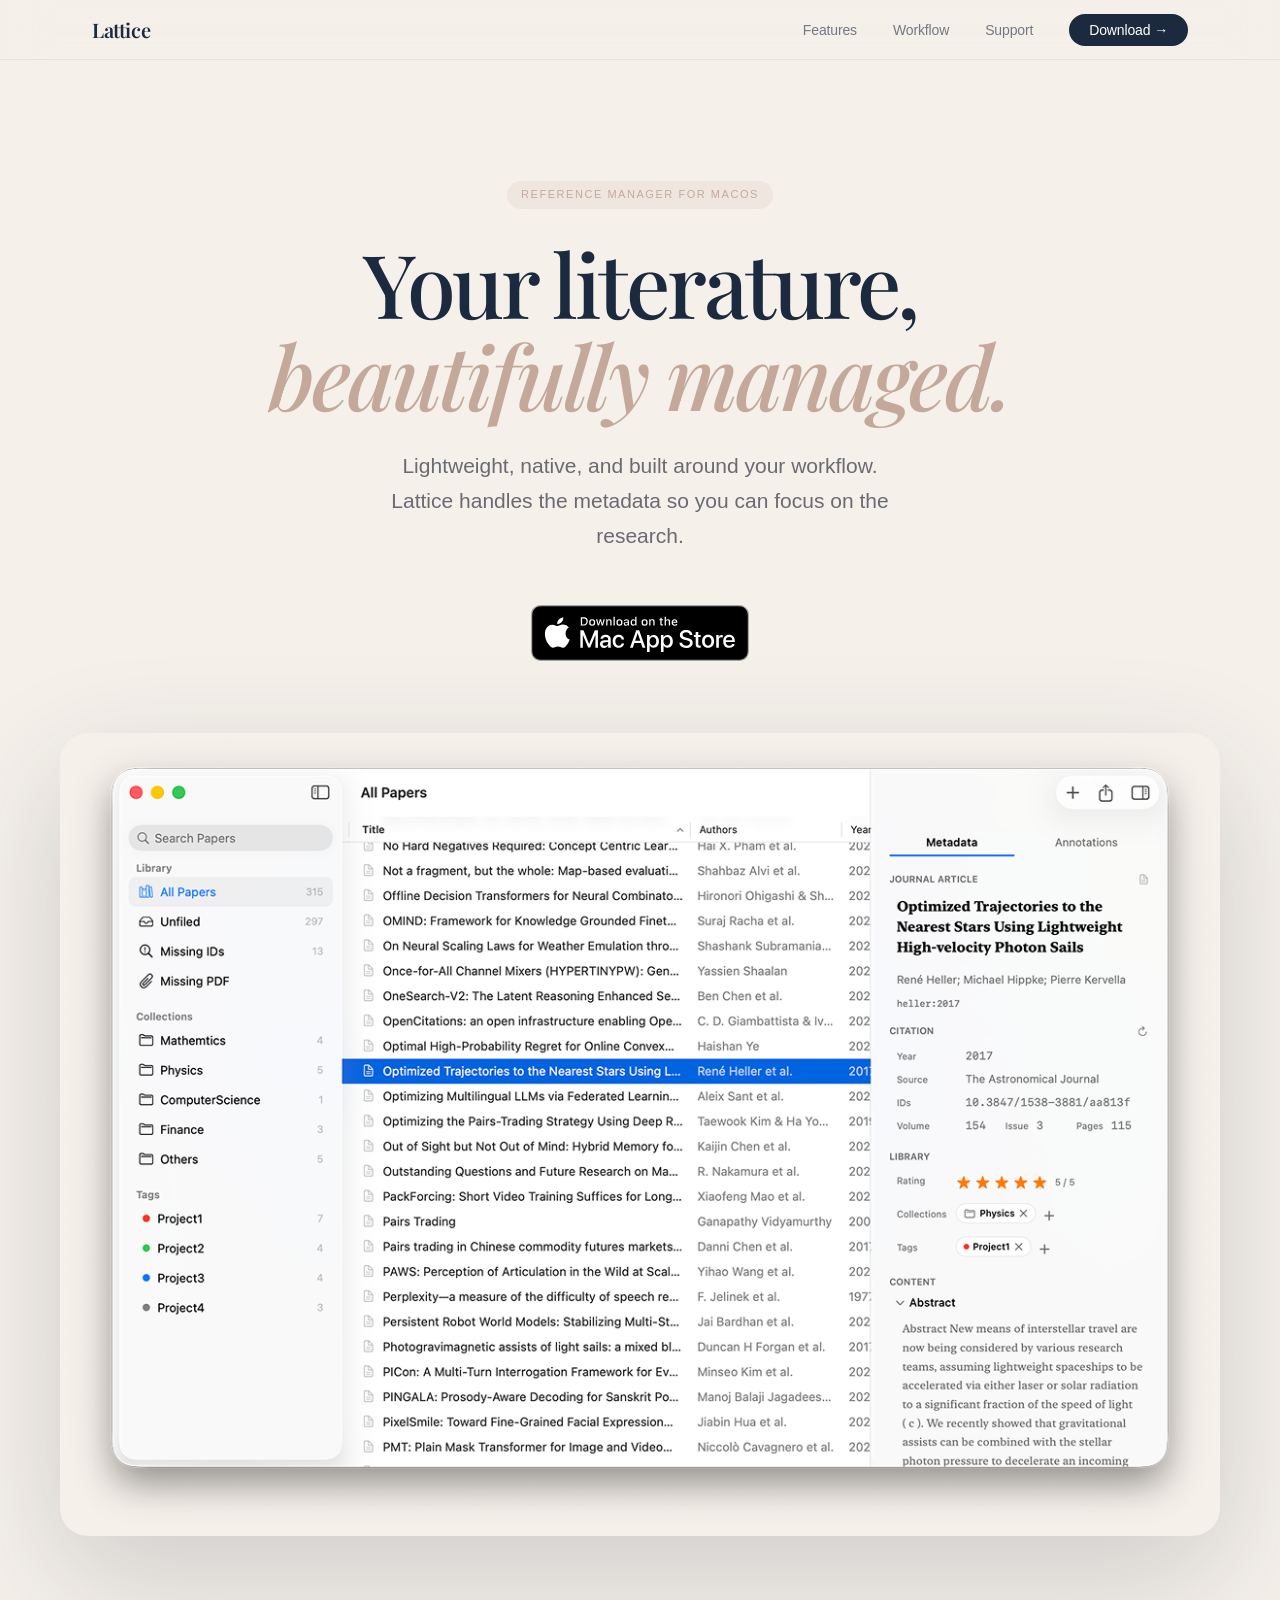
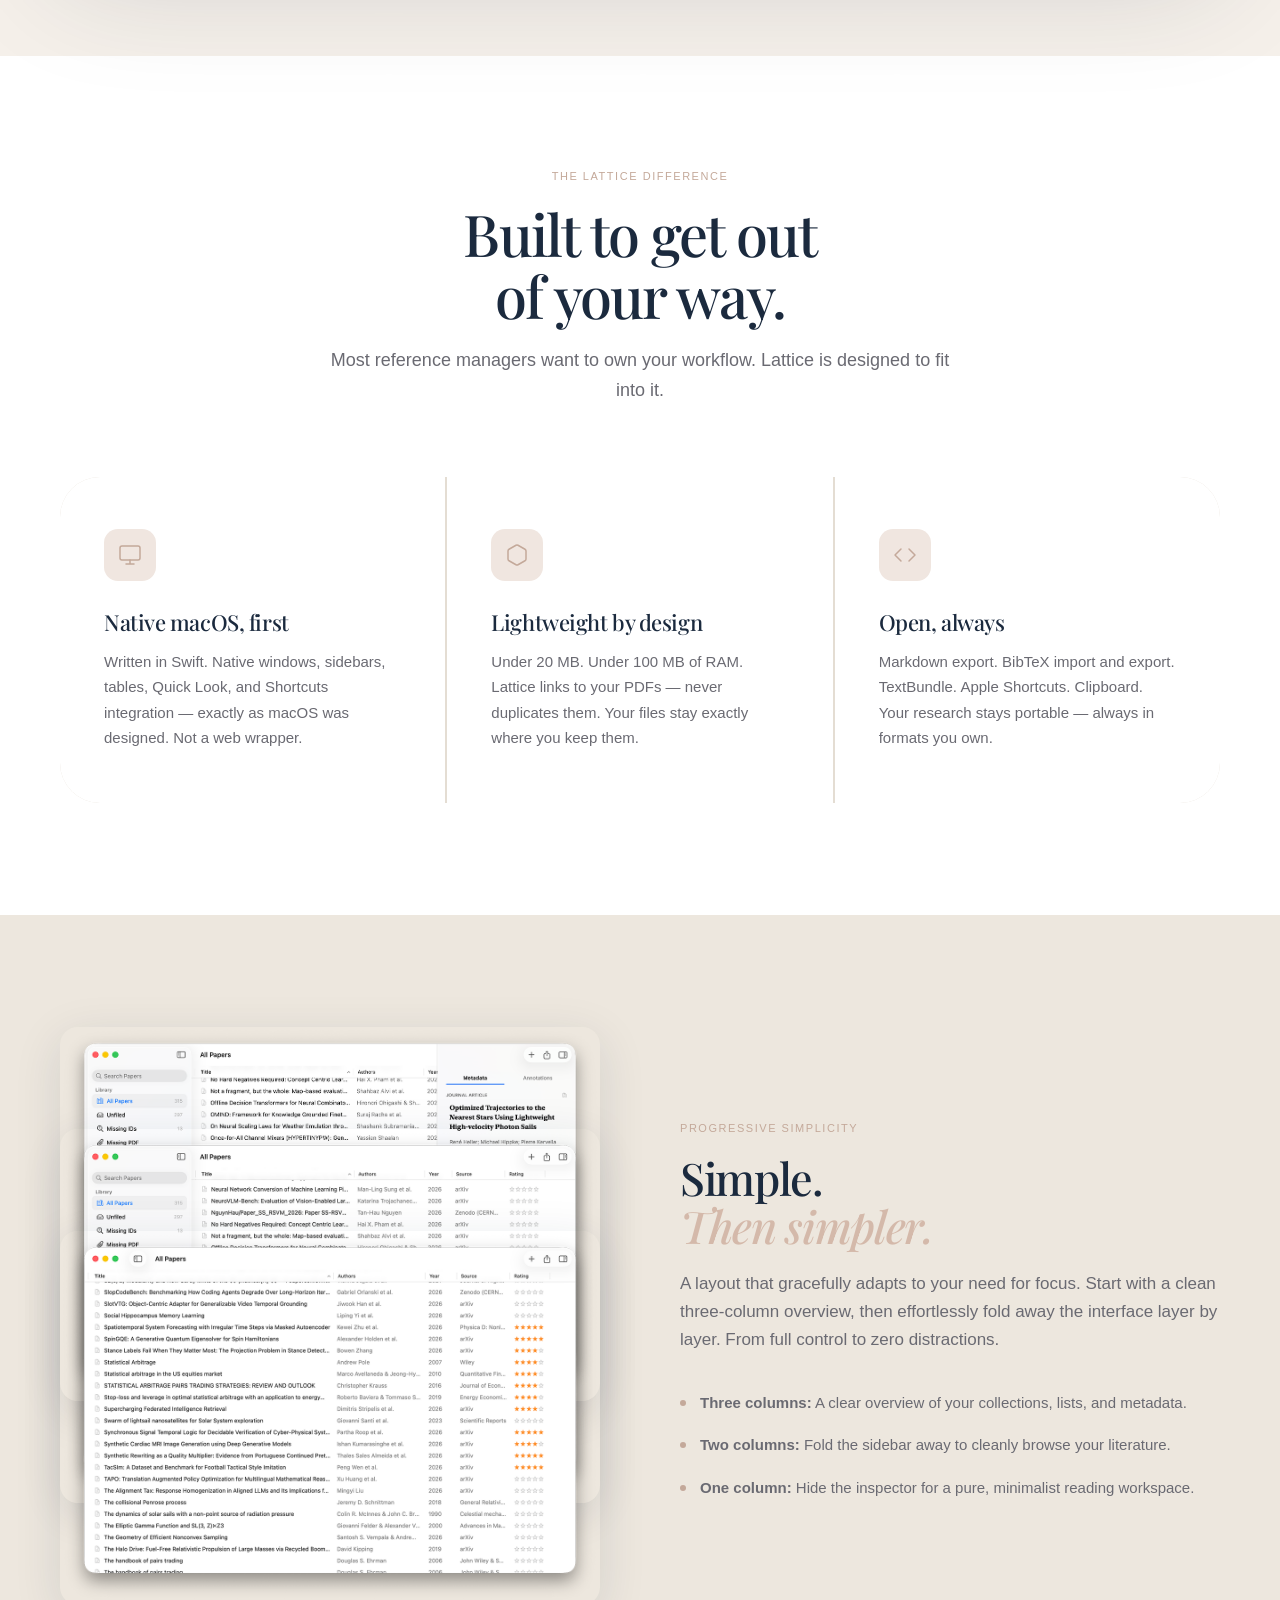
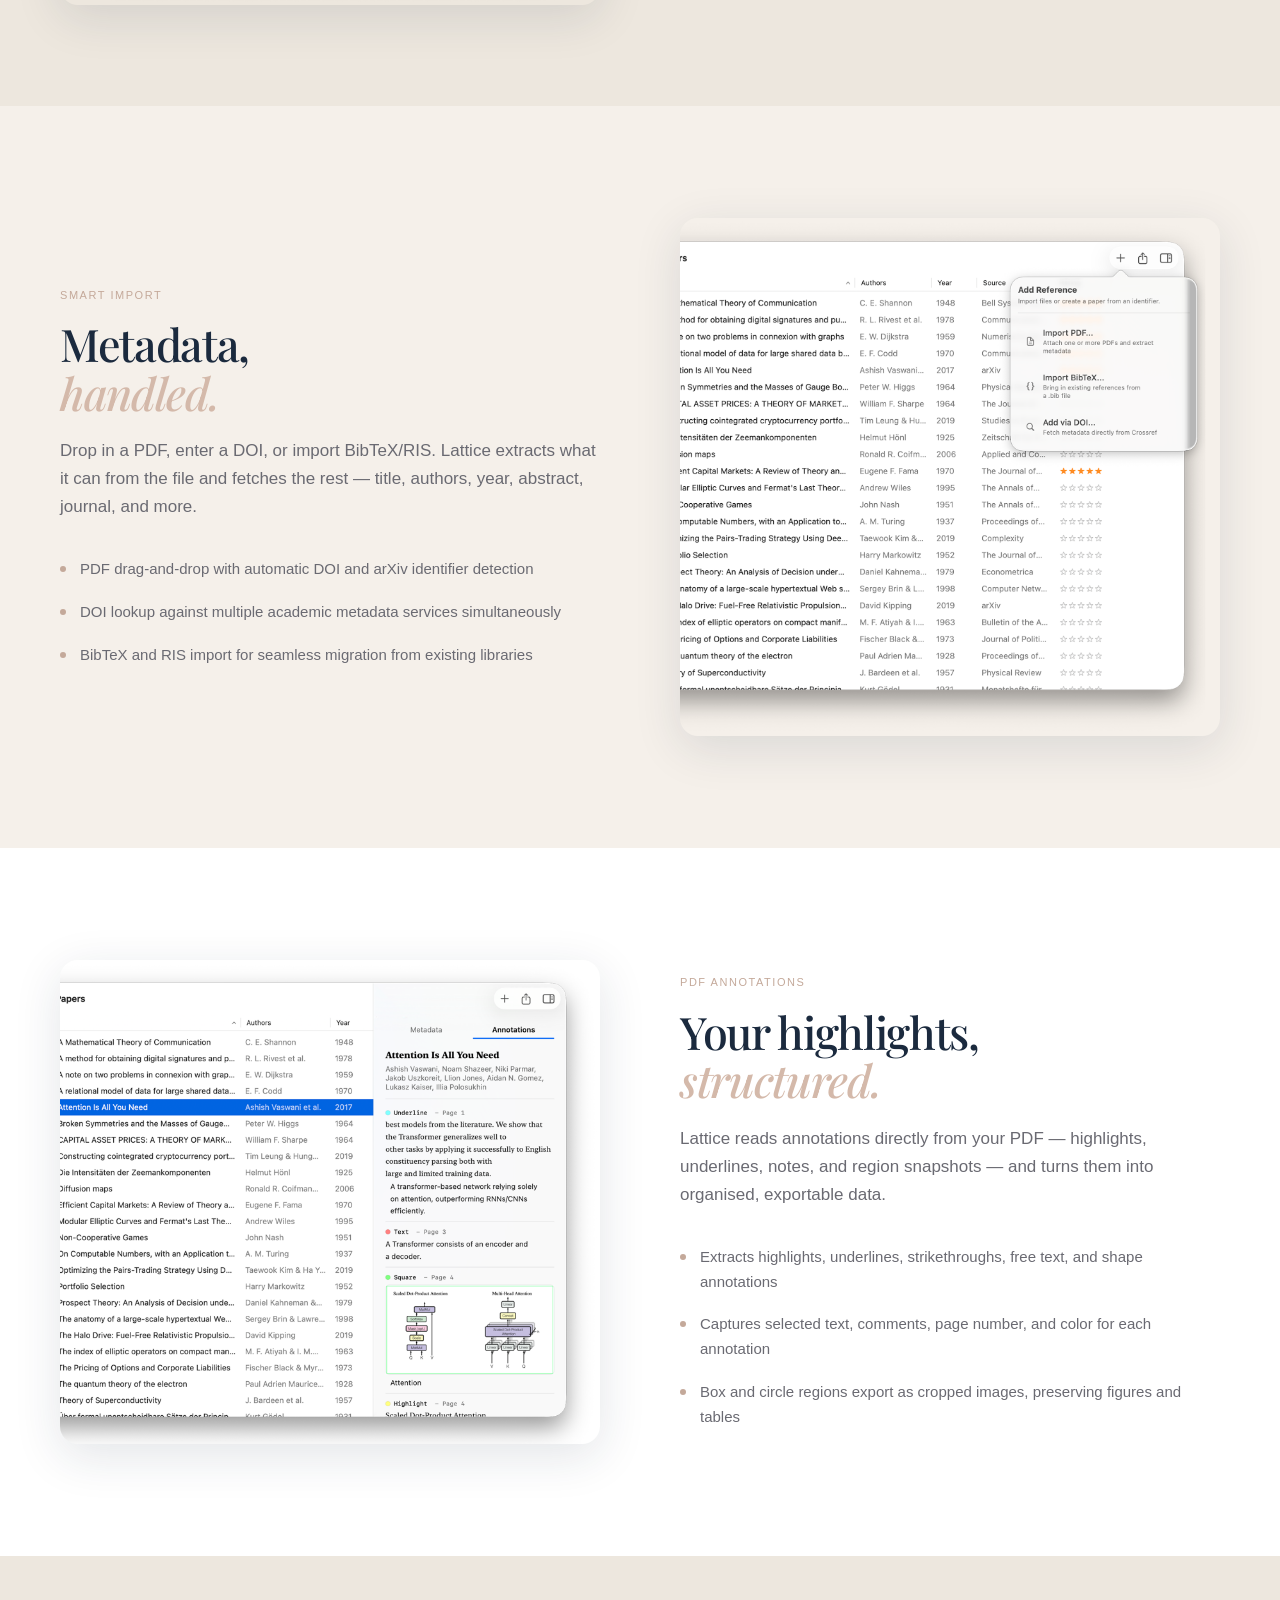
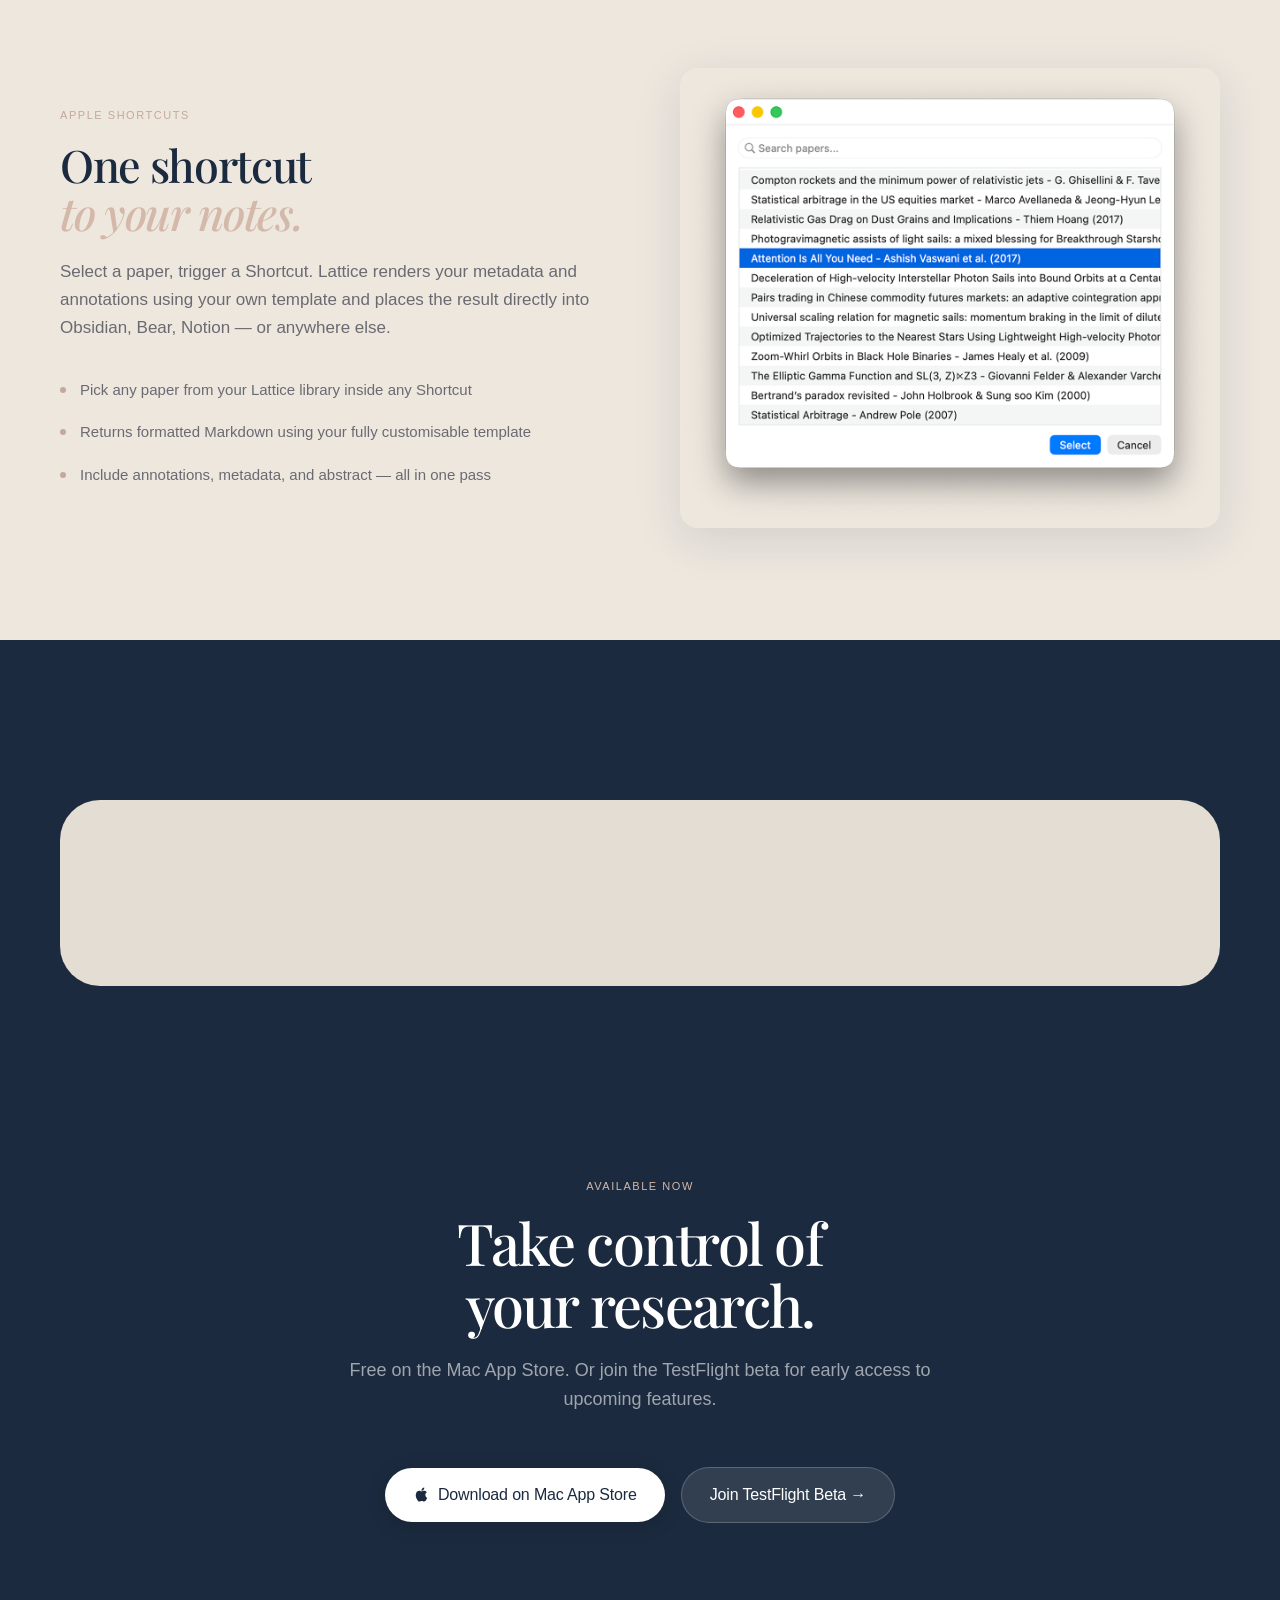
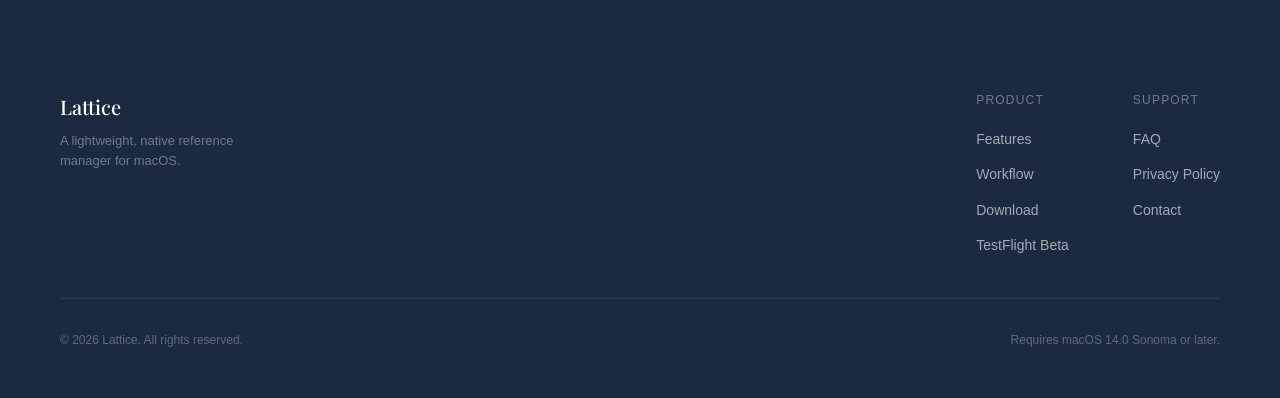
<file: docs/index.html>
<!doctype html>
<html lang="en">
<head>
  <meta charset="utf-8">
  <meta name="viewport" content="width=device-width, initial-scale=1">
  <title>Lattice — Reference Manager for macOS</title>
  <meta name="description" content="A lightweight, elegant reference manager built natively for macOS. Manage your literature, extract PDF annotations, and connect with your writing workflow.">
  <link rel="preconnect" href="https://fonts.googleapis.com">
  <link rel="preconnect" href="https://fonts.gstatic.com" crossorigin>
  <link href="https://fonts.googleapis.com/css2?family=Playfair+Display:ital,wght@0,400;0,500;0,600;0,700;1,400;1,500;1,600&display=swap" rel="stylesheet">
  <link rel="stylesheet" href="./styles.css">
</head>
<body>

<!-- Navigation -->
<nav>
  <div class="nav-inner">
    <a href="./index.html" class="nav-brand">Lattice</a>
    <ul class="nav-links">
      <li><a href="./features.html">Features</a></li>
      <li><a href="./workflow.html">Workflow</a></li>
      <li><a href="./support.html">Support</a></li>
      <li>
        <a href="https://apps.apple.com/cn/app/lattice-scholar/id6761349832?mt=12"
           class="nav-download">Download →</a>
      </li>
    </ul>
  </div>
</nav>

<!-- Hero -->
<div class="hero-section">
  <div class="hero-text">
    <span class="eyebrow hero-a1">Reference Manager for macOS</span>
    <h1 class="hero-title hero-a2">Your literature,<br><em>beautifully managed.</em></h1>
    <p class="hero-sub hero-a3">
      Lightweight, native, and built around your workflow.
      Lattice handles the metadata so you can focus on the research.
    </p>
    <div class="hero-actions hero-a4">
      <a href="https://apps.apple.com/cn/app/lattice-scholar/id6761349832?mt=12">
        <img src="./res/intro/Download_on_the_Mac_App_Store_Badge_US-UK_RGB_blk_092917.svg" alt="Download on the Mac App Store" style="height: 56px;">
      </a>
    </div>
  </div>

  <div class="hero-screenshot hero-a5">
    <img src="./res/pictures/image%201-2.png"
         alt="Lattice reference manager — main interface showing three-column layout with library, paper list, and metadata panel"
         loading="eager">
  </div>
</div>

<!-- Pillars -->
<section class="section section--white">
  <div class="section-inner">
    <div class="section-header--center reveal">
      <span class="section-eyebrow">The Lattice Difference</span>
      <h2 class="section-title">Built to get out<br>of your way.</h2>
      <p class="section-desc">
        Most reference managers want to own your workflow. Lattice is designed to fit into it.
      </p>
    </div>

    <div class="pillars-grid">
      <div class="pillar reveal">
        <div class="pillar-icon">
          <svg viewBox="0 0 24 24">
            <rect x="2" y="3" width="20" height="14" rx="2"/>
            <path d="M8 21h8M12 17v4"/>
          </svg>
        </div>
        <h3>Native macOS, first</h3>
        <p>Written in Swift. Native windows, sidebars, tables, Quick Look, and Shortcuts integration — exactly as macOS was designed. Not a web wrapper.</p>
      </div>
      <div class="pillar reveal reveal-delay-1">
        <div class="pillar-icon">
          <svg viewBox="0 0 24 24">
            <path d="M21 16V8a2 2 0 0 0-1-1.73l-7-4a2 2 0 0 0-2 0l-7 4A2 2 0 0 0 3 8v8a2 2 0 0 0 1 1.73l7 4a2 2 0 0 0 2 0l7-4A2 2 0 0 0 21 16z"/>
          </svg>
        </div>
        <h3>Lightweight by design</h3>
        <p>Under 20 MB. Under 100 MB of RAM. Lattice links to your PDFs — never duplicates them. Your files stay exactly where you keep them.</p>
      </div>
      <div class="pillar reveal reveal-delay-2">
        <div class="pillar-icon">
          <svg viewBox="0 0 24 24">
            <polyline points="16 18 22 12 16 6"/>
            <polyline points="8 6 2 12 8 18"/>
          </svg>
        </div>
        <h3>Open, always</h3>
        <p>Markdown export. BibTeX import and export. TextBundle. Apple Shortcuts. Clipboard. Your research stays portable — always in formats you own.</p>
      </div>
    </div>
  </div>
</section>

<!-- Feature: Library Overview -->
<section class="section section--cream-mid">
  <div class="section-inner">
    <div class="feature-row feature-row--rev">
      <div class="feature-content reveal">
        <span class="section-eyebrow">Progressive Simplicity</span>
        <h2 class="section-title">Simple.<br><em>Then simpler.</em></h2>
        <p class="section-desc">
          A layout that gracefully adapts to your need for focus. Start with a clean three-column overview, then effortlessly fold away the interface layer by layer. From full control to zero distractions.
        </p>
        <div class="feature-bullets">
          <div class="feature-bullet">
            <div class="bullet-dot"></div>
            <p><strong>Three columns:</strong> A clear overview of your collections, lists, and metadata.</p>
          </div>
          <div class="feature-bullet">
            <div class="bullet-dot"></div>
            <p><strong>Two columns:</strong> Fold the sidebar away to cleanly browse your literature.</p>
          </div>
          <div class="feature-bullet">
            <div class="bullet-dot"></div>
            <p><strong>One column:</strong> Hide the inspector for a pure, minimalist reading workspace.</p>
          </div>
        </div>
      </div>
      <div class="feature-image reveal reveal-delay-2">
        <div class="screenshot-stack">
          <img src="./res/pictures/image%201-2.png" alt="Lattice library — three-column view with metadata inspector" class="stack-back">
          <img src="./res/pictures/image%202.png"   alt="Lattice library — paper list with ratings"                  class="stack-mid">
          <img src="./res/pictures/image%203.png"   alt="Lattice library — all papers view"                           class="stack-front">
        </div>
      </div>
    </div>
  </div>
</section>

<!-- Feature: Smart Import -->
<section class="section section--cream">
  <div class="section-inner">
    <div class="feature-row">
      <div class="feature-content reveal">
        <span class="section-eyebrow">Smart Import</span>
        <h2 class="section-title">Metadata,<br><em>handled.</em></h2>
        <p class="section-desc">
          Drop in a PDF, enter a DOI, or import BibTeX/RIS. Lattice extracts what it can from the file and fetches the rest — title, authors, year, abstract, journal, and more.
        </p>
        <div class="feature-bullets">
          <div class="feature-bullet">
            <div class="bullet-dot"></div>
            <p>PDF drag-and-drop with automatic DOI and arXiv identifier detection</p>
          </div>
          <div class="feature-bullet">
            <div class="bullet-dot"></div>
            <p>DOI lookup against multiple academic metadata services simultaneously</p>
          </div>
          <div class="feature-bullet">
            <div class="bullet-dot"></div>
            <p>BibTeX and RIS import for seamless migration from existing libraries</p>
          </div>
        </div>
      </div>
      <div class="feature-image reveal reveal-delay-2">
        <img src="./res/pictures/36576eaa2e6650be3894c7b493ffda26%201.png" alt="Smart metadata import in Lattice — auto-fetch from PDF, DOI, and BibTeX">
      </div>
    </div>
  </div>
</section>

<!-- Feature: PDF Annotations -->
<section class="section section--white">
  <div class="section-inner">
    <div class="feature-row feature-row--rev">
      <div class="feature-content reveal">
        <span class="section-eyebrow">PDF Annotations</span>
        <h2 class="section-title">Your highlights,<br><em>structured.</em></h2>
        <p class="section-desc">
          Lattice reads annotations directly from your PDF — highlights, underlines, notes, and region snapshots — and turns them into organised, exportable data.
        </p>
        <div class="feature-bullets">
          <div class="feature-bullet">
            <div class="bullet-dot"></div>
            <p>Extracts highlights, underlines, strikethroughs, free text, and shape annotations</p>
          </div>
          <div class="feature-bullet">
            <div class="bullet-dot"></div>
            <p>Captures selected text, comments, page number, and color for each annotation</p>
          </div>
          <div class="feature-bullet">
            <div class="bullet-dot"></div>
            <p>Box and circle regions export as cropped images, preserving figures and tables</p>
          </div>
        </div>
      </div>
      <div class="feature-image reveal reveal-delay-2">
        <img src="./res/pictures/6862841b371d8b3c541b83caf289f054%201.png" alt="PDF annotation extraction in Lattice — highlights and notes shown in the inspector panel">
      </div>
    </div>
  </div>
</section>

<!-- Feature: Shortcuts -->
<section class="section section--cream-mid">
  <div class="section-inner">
    <div class="feature-row">
      <div class="feature-content reveal">
        <span class="section-eyebrow">Apple Shortcuts</span>
        <h2 class="section-title">One shortcut<br><em>to your notes.</em></h2>
        <p class="section-desc">
          Select a paper, trigger a Shortcut. Lattice renders your metadata and annotations using your own template and places the result directly into Obsidian, Bear, Notion — or anywhere else.
        </p>
        <div class="feature-bullets">
          <div class="feature-bullet">
            <div class="bullet-dot"></div>
            <p>Pick any paper from your Lattice library inside any Shortcut</p>
          </div>
          <div class="feature-bullet">
            <div class="bullet-dot"></div>
            <p>Returns formatted Markdown using your fully customisable template</p>
          </div>
          <div class="feature-bullet">
            <div class="bullet-dot"></div>
            <p>Include annotations, metadata, and abstract — all in one pass</p>
          </div>
        </div>
      </div>
      <div class="feature-image reveal reveal-delay-2">
        <img src="./res/pictures/Rectangle.png" alt="Apple Shortcuts integration in Lattice — one-click export to any notes app">
      </div>
    </div>
  </div>
</section>

<!-- Specs strip -->
<section class="section section--navy" style="padding: 80px 32px;">
  <div class="section-inner">
    <div class="spec-strip">
      <div class="spec-item reveal">
        <div class="spec-num">&lt;20</div>
        <div class="spec-label">MB — app size on disk,<br>intentionally tiny</div>
      </div>
      <div class="spec-item reveal reveal-delay-1">
        <div class="spec-num">&lt;100</div>
        <div class="spec-label">MB — typical memory<br>footprint during use</div>
      </div>
      <div class="spec-item reveal reveal-delay-2">
        <div class="spec-num">14+</div>
        <div class="spec-label">macOS Sonoma or later,<br>built for modern Mac</div>
      </div>
      <div class="spec-item reveal reveal-delay-3">
        <div class="spec-num">Free Tier</div>
        <div class="spec-label">First 50 papers on us,<br>free full Zotero migration</div>

      </div>
    </div>
  </div>
</section>

<!-- CTA -->
<section class="section section--navy">
  <div class="section-inner">
    <div class="section-header--center reveal">
      <span class="section-eyebrow" style="color:var(--rose-mid)">Available Now</span>
      <h2 class="section-title" style="color:var(--white)">Take control of<br>your research.</h2>
      <p class="section-desc" style="text-align:center; margin: 0 auto;">
        Free on the Mac App Store. Or join the TestFlight beta for early access to upcoming features.
      </p>
    </div>
    <div class="cta-actions reveal reveal-delay-1">
      <a href="https://apps.apple.com/cn/app/lattice-scholar/id6761349832?mt=12" class="btn btn-white">
        <svg width="17" height="17" viewBox="0 0 24 24" fill="currentColor" style="flex-shrink:0">
          <path d="M18.71 19.5c-.83 1.24-1.71 2.45-3.05 2.47-1.34.03-1.77-.79-3.29-.79-1.53 0-2 .77-3.27.82-1.31.05-2.3-1.32-3.14-2.53C4.25 17 2.94 12.45 4.7 9.39c.87-1.52 2.43-2.48 4.12-2.51 1.28-.02 2.5.87 3.29.87.78 0 2.26-1.07 3.8-.91.65.03 2.47.26 3.64 1.98-.09.06-2.17 1.28-2.15 3.81.03 3.02 2.65 4.03 2.68 4.04-.03.07-.42 1.44-1.38 2.83M13 3.5c.73-.83 1.94-1.46 2.94-1.5.13 1.17-.34 2.35-1.04 3.19-.69.85-1.83 1.51-2.95 1.42-.15-1.15.41-2.35 1.05-3.11z"/>
        </svg>
        Download on Mac App Store
      </a>
      <a href="https://testflight.apple.com/join/xBV767wY" class="btn btn-ghost">
        Join TestFlight Beta →
      </a>
    </div>
  </div>
</section>

<!-- Footer -->
<footer>
  <div class="footer-inner">
    <div class="footer-top">
      <div>
        <div class="footer-brand">Lattice</div>
        <p class="footer-tagline">A lightweight, native reference<br>manager for macOS.</p>
      </div>
      <div class="footer-links-group">
        <div class="footer-col">
          <h4>Product</h4>
          <ul>
            <li><a href="./features.html">Features</a></li>
            <li><a href="./workflow.html">Workflow</a></li>
            <li><a href="https://apps.apple.com/cn/app/lattice-scholar/id6761349832?mt=12">Download</a></li>
            <li><a href="https://testflight.apple.com/join/xBV767wY">TestFlight Beta</a></li>
          </ul>
        </div>
        <div class="footer-col">
          <h4>Support</h4>
          <ul>
            <li><a href="./support.html">FAQ</a></li>
            <li><a href="./privacy.html">Privacy Policy</a></li>
            <li><a href="mailto:stringer_fan@qq.com">Contact</a></li>
          </ul>
        </div>
      </div>
    </div>
    <div class="footer-bottom">
      <p class="footer-copy">© 2026 Lattice. All rights reserved.</p>
      <p class="footer-req">Requires macOS 14.0 Sonoma or later.</p>
    </div>
  </div>
</footer>

<script>
  const observer = new IntersectionObserver(
    entries => entries.forEach(e => { if (e.isIntersecting) e.target.classList.add('visible'); }),
    { threshold: 0.08, rootMargin: '0px 0px -32px 0px' }
  );
  document.querySelectorAll('.reveal').forEach(el => observer.observe(el));
</script>
</body>
</html>
</file>
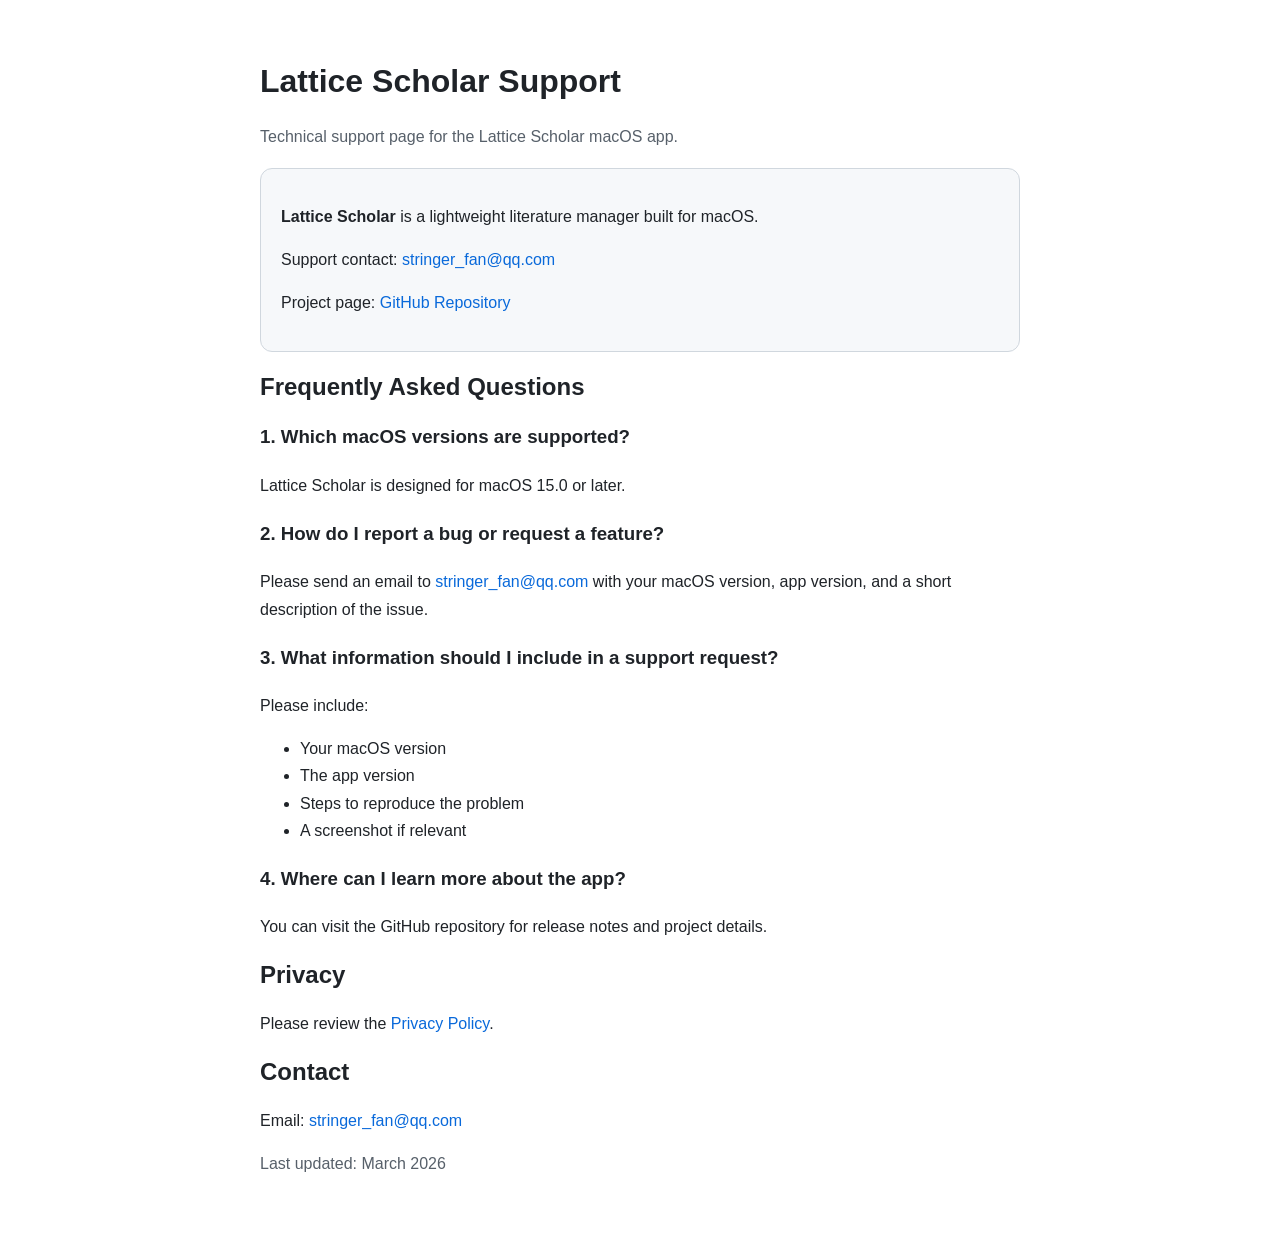
<file: web/index.html>
<!doctype html>
<html lang="en">
<head>
  <meta charset="utf-8">
  <meta name="viewport" content="width=device-width, initial-scale=1">
  <title>Lattice Support</title>
  <style>
    body {
      font-family: -apple-system, BlinkMacSystemFont, "Segoe UI", sans-serif;
      max-width: 760px;
      margin: 0 auto;
      padding: 40px 20px;
      line-height: 1.7;
      color: #1f2328;
      background: #ffffff;
    }
    h1, h2 { line-height: 1.25; }
    .muted { color: #57606a; }
    .card {
      border: 1px solid #d0d7de;
      border-radius: 12px;
      padding: 18px 20px;
      margin: 18px 0;
      background: #f6f8fa;
    }
    a { color: #0969da; text-decoration: none; }
    a:hover { text-decoration: underline; }
    code {
      background: #f6f8fa;
      padding: 2px 6px;
      border-radius: 6px;
    }
  </style>
</head>
<body>
  <h1>Lattice Scholar Support</h1>
  <p class="muted">Technical support page for the Lattice Scholar macOS app.</p>

  <div class="card">
    <p><strong>Lattice Scholar</strong> is a lightweight literature manager built for macOS.</p>
    <p>Support contact: <a href="mailto:stringer_fan@qq.com">stringer_fan@qq.com</a></p>
    <p>Project page: <a href="https://github.com/stringer07/Lattice_release">GitHub Repository</a></p>
  </div>

  <h2>Frequently Asked Questions</h2>

  <h3>1. Which macOS versions are supported?</h3>
  <p>Lattice Scholar is designed for macOS 15.0 or later.</p>

  <h3>2. How do I report a bug or request a feature?</h3>
  <p>Please send an email to <a href="mailto:stringer_fan@qq.com">stringer_fan@qq.com</a> with your macOS version, app version, and a short description of the issue.</p>

  <h3>3. What information should I include in a support request?</h3>
  <p>Please include:</p>
  <ul>
    <li>Your macOS version</li>
    <li>The app version</li>
    <li>Steps to reproduce the problem</li>
    <li>A screenshot if relevant</li>
  </ul>

  <h3>4. Where can I learn more about the app?</h3>
  <p>You can visit the GitHub repository for release notes and project details.</p>

  <h2>Privacy</h2>
  <p>Please review the <a href="./privacy.html">Privacy Policy</a>.</p>

  <h2>Contact</h2>
  <p>Email: <a href="mailto:stringer_fan@qq.com">stringer_fan@qq.com</a></p>

  <p class="muted">Last updated: March 2026</p>
</body>
</html>
</file>
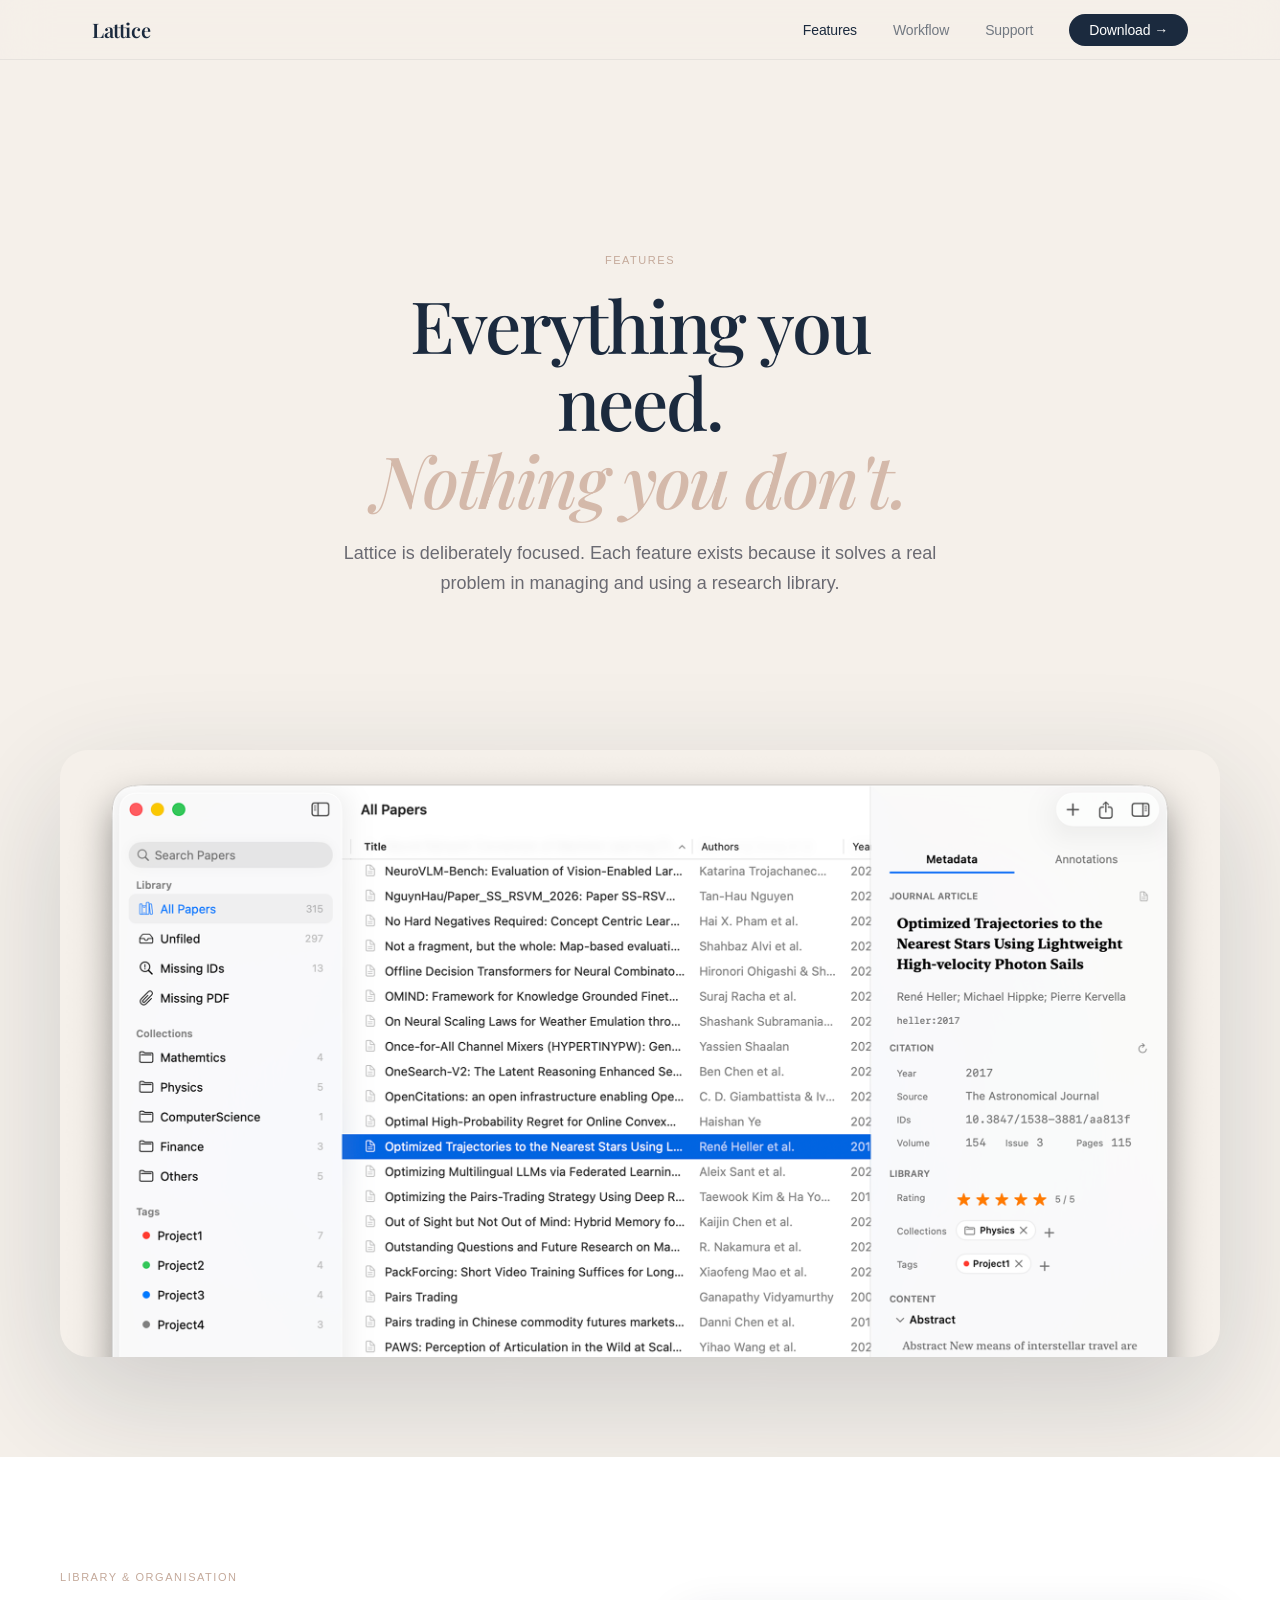
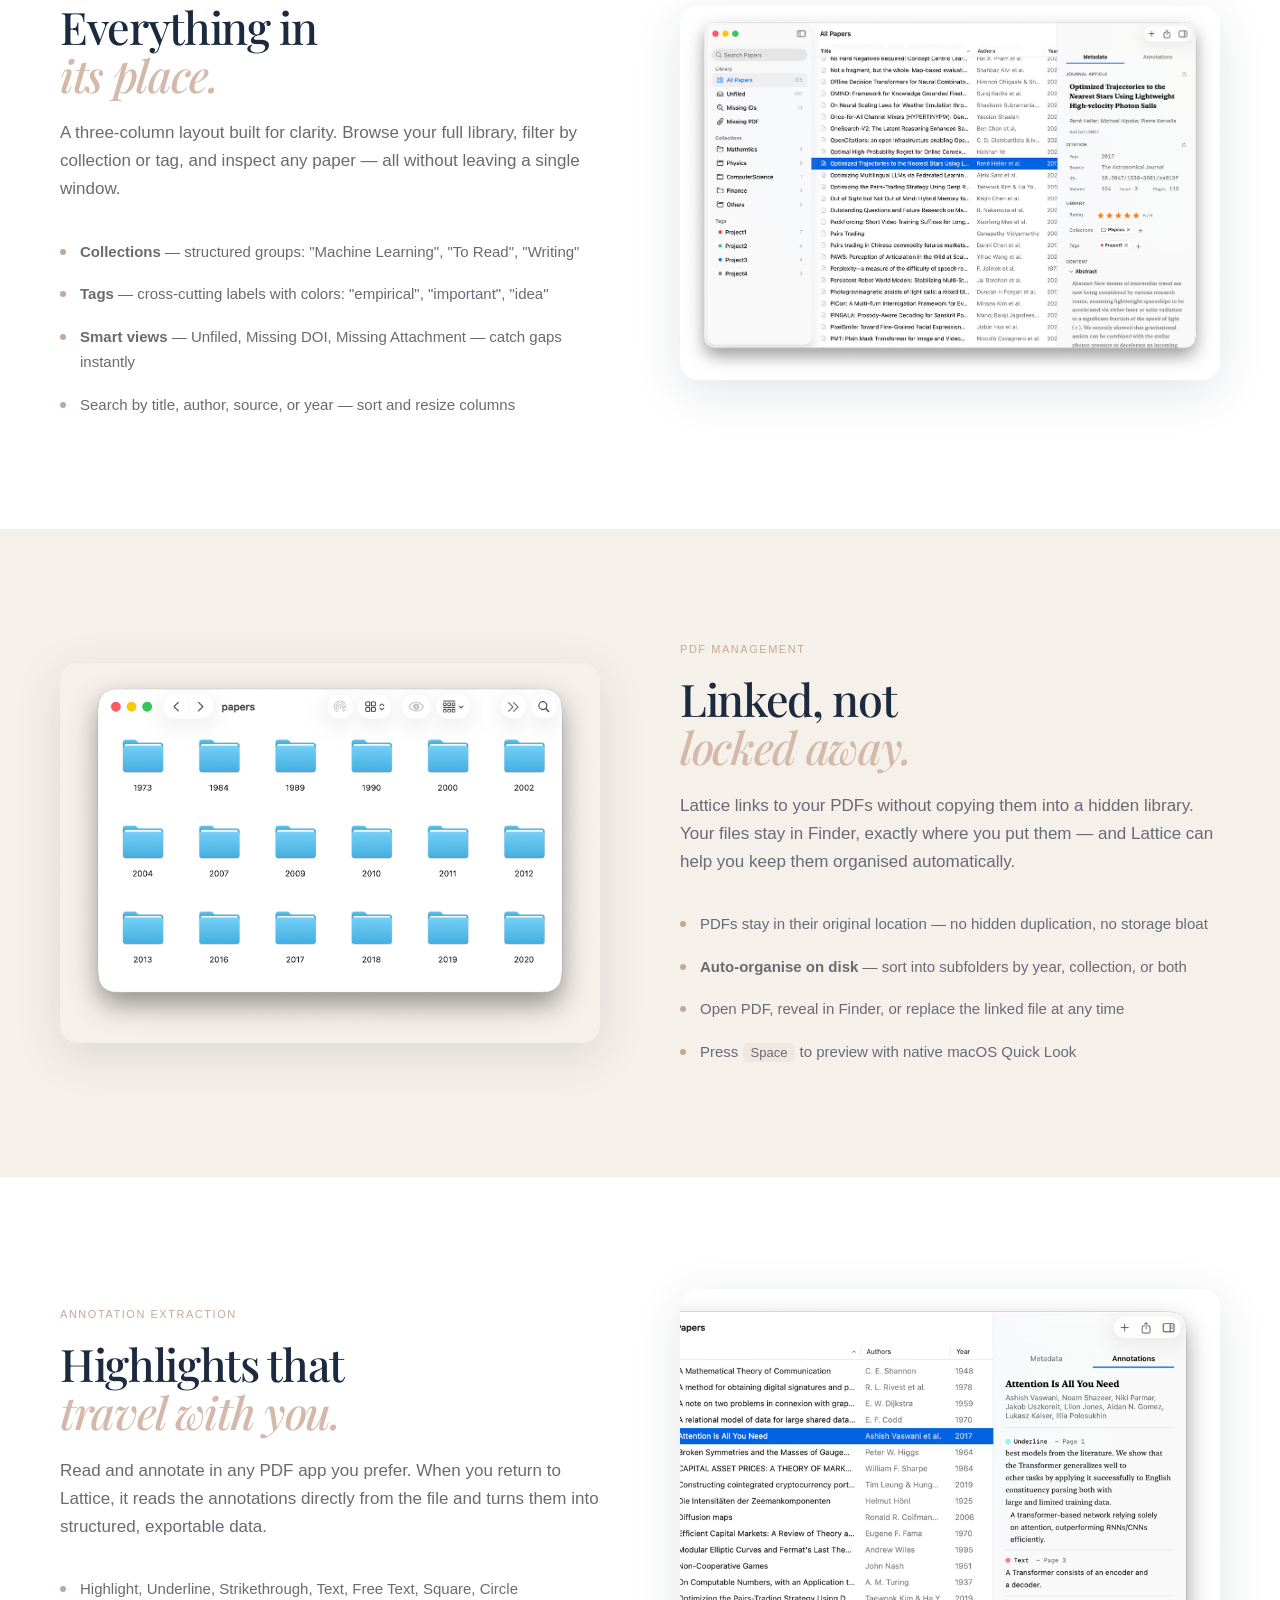
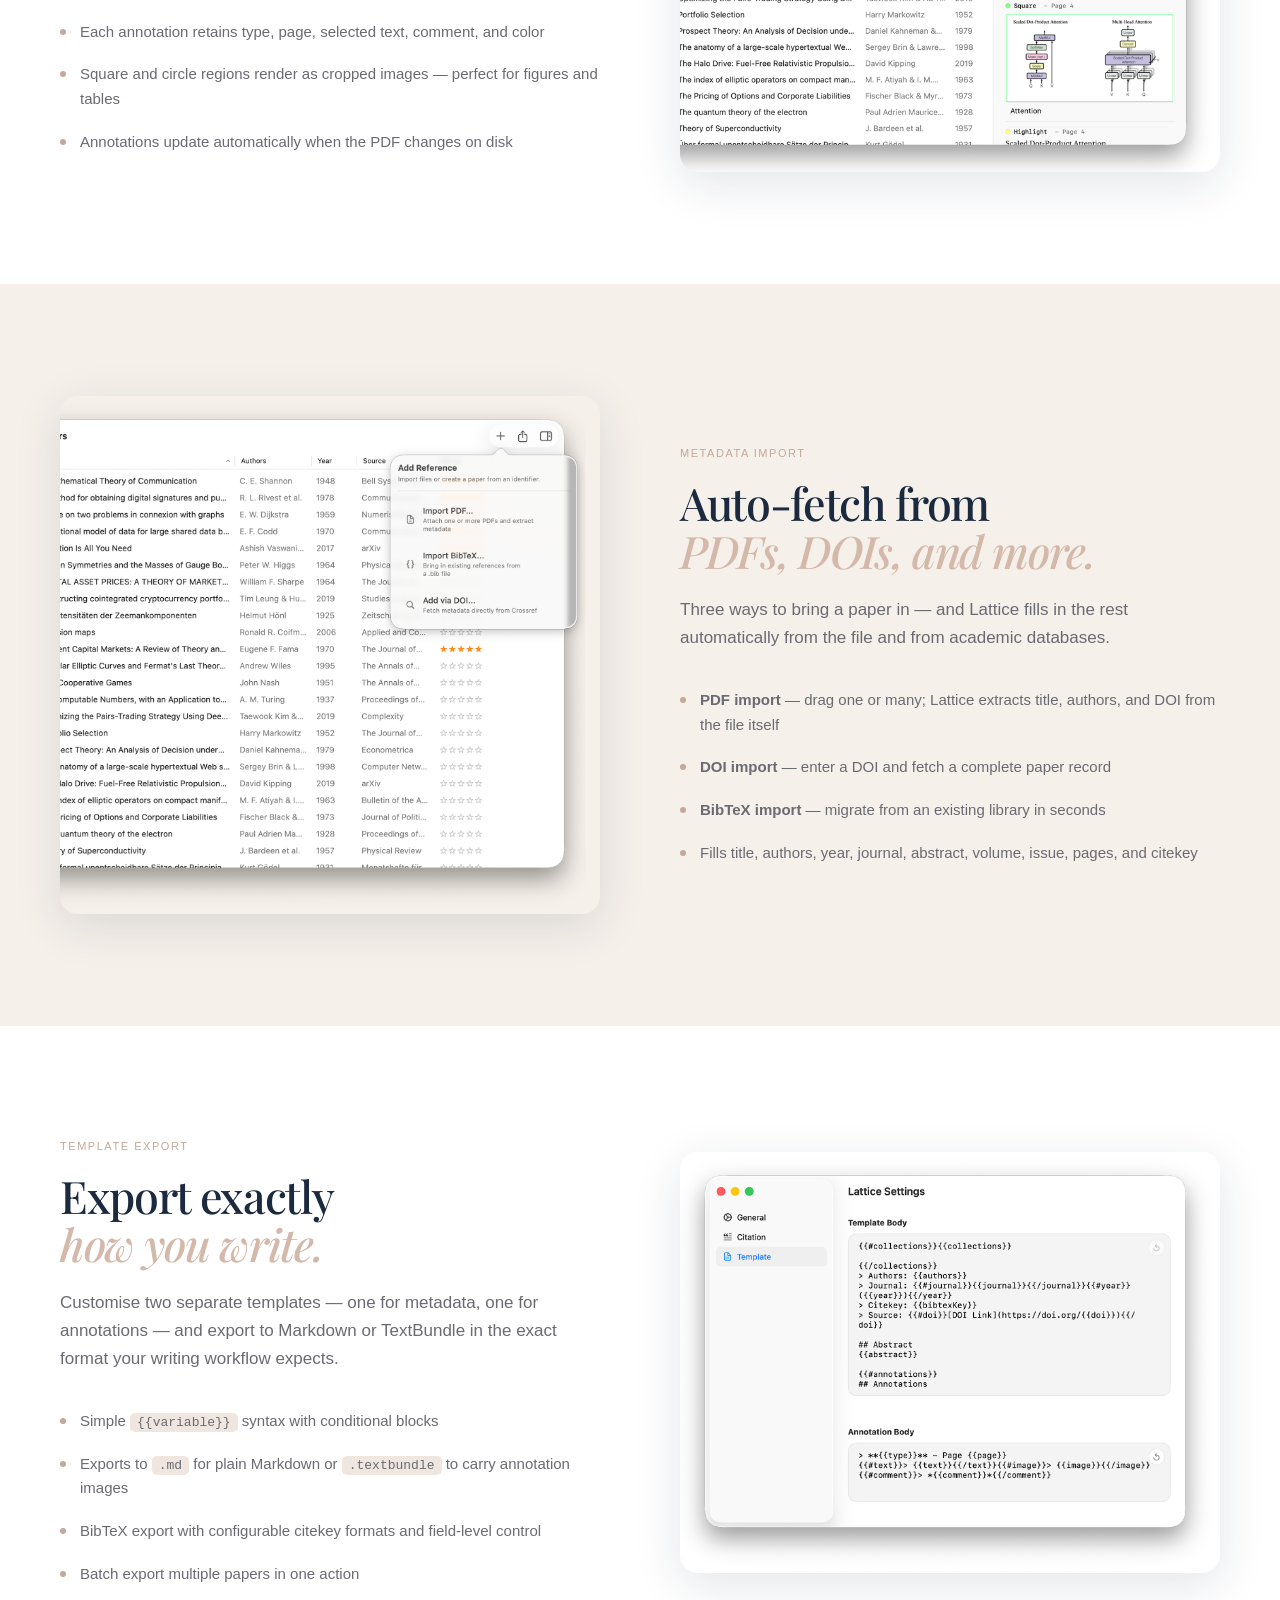
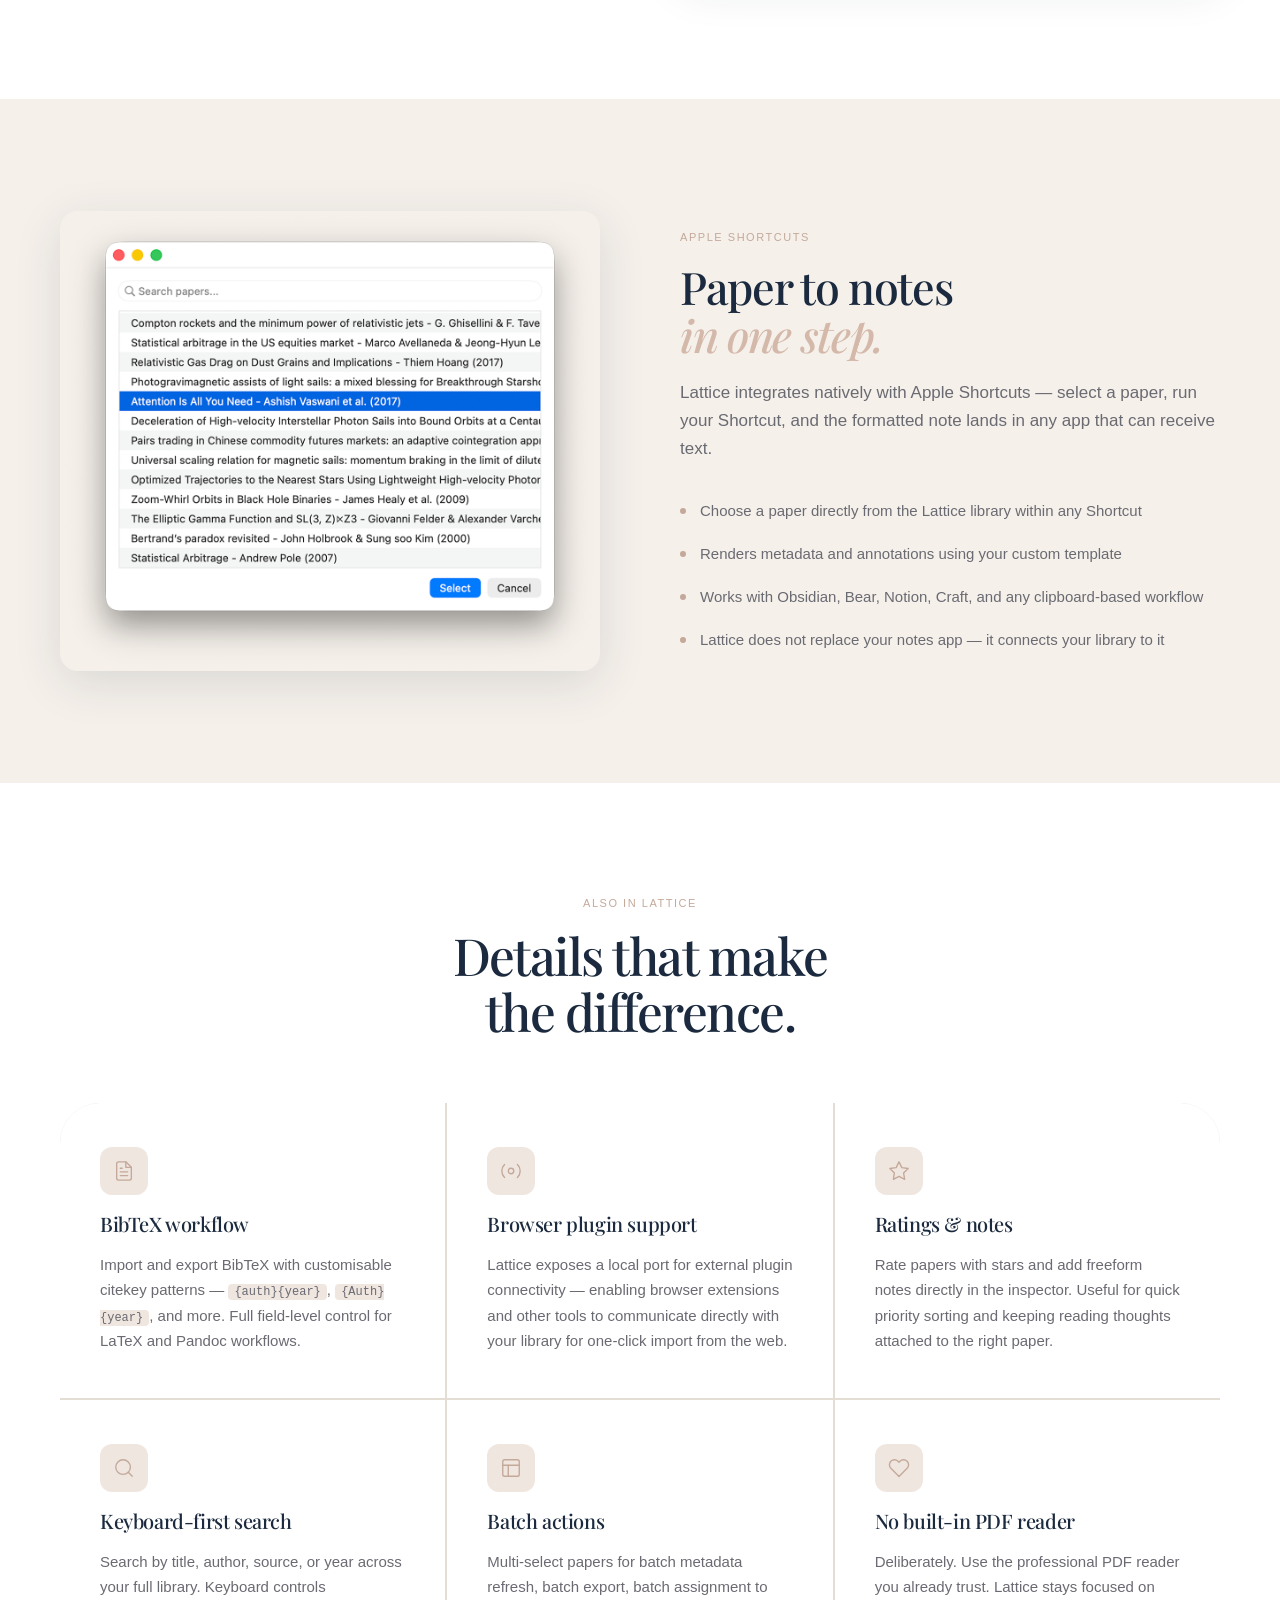
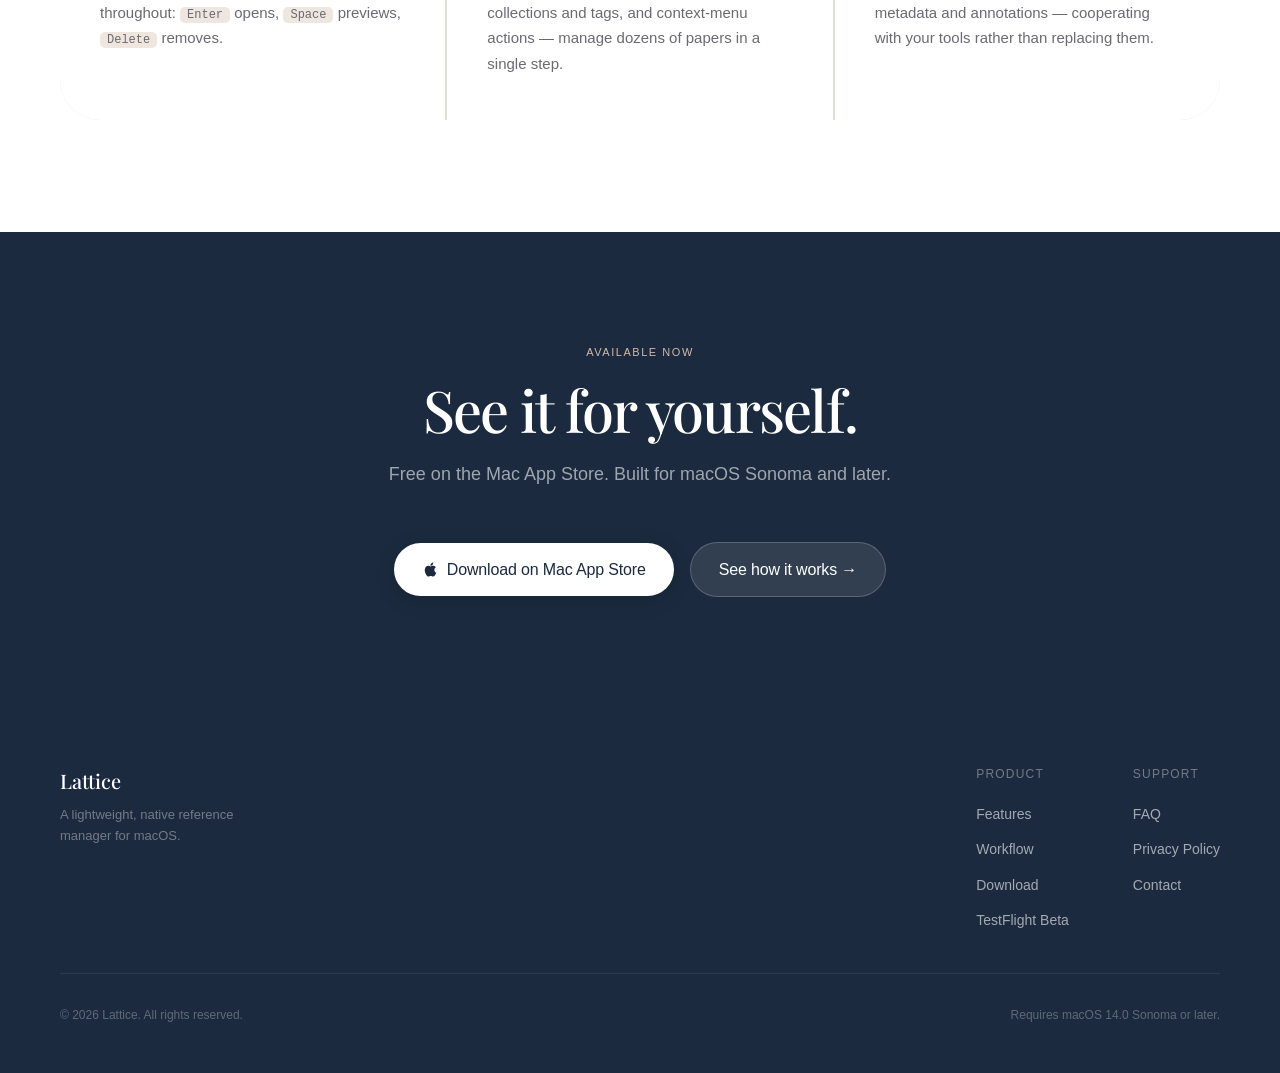
<file: docs/features.html>
<!doctype html>
<html lang="en">
<head>
  <meta charset="utf-8">
  <meta name="viewport" content="width=device-width, initial-scale=1">
  <title>Features — Lattice Reference Manager</title>
  <meta name="description" content="Every feature in Lattice: PDF annotation extraction, smart metadata import, template export, Apple Shortcuts, BibTeX, auto-organization, and more.">
  <link rel="preconnect" href="https://fonts.googleapis.com">
  <link rel="preconnect" href="https://fonts.gstatic.com" crossorigin>
  <link href="https://fonts.googleapis.com/css2?family=Playfair+Display:ital,wght@0,400;0,500;0,600;0,700;1,400;1,500;1,600&display=swap" rel="stylesheet">
  <link rel="stylesheet" href="./styles.css">
</head>
<body>

<!-- Navigation -->
<nav>
  <div class="nav-inner">
    <a href="./index.html" class="nav-brand">Lattice</a>
    <ul class="nav-links">
      <li><a href="./features.html" style="opacity:1">Features</a></li>
      <li><a href="./workflow.html">Workflow</a></li>
      <li><a href="./support.html">Support</a></li>
      <li>
        <a href="https://apps.apple.com/cn/app/lattice-scholar/id6761349832?mt=12"
           class="nav-download">Download →</a>
      </li>
    </ul>
  </div>
</nav>

<!-- Page hero -->
<section class="section section--cream">
  <div class="section-inner">
    <div class="page-hero" style="padding: 80px 0 40px;">
      <div class="section-header--center reveal">
        <span class="section-eyebrow">Features</span>
        <h1 class="section-title" style="font-size: clamp(44px, 6vw, 72px);">
          Everything you need.<br><em>Nothing you don't.</em>
        </h1>
        <p class="section-desc" style="text-align:center; margin: 0 auto;">
          Lattice is deliberately focused. Each feature exists because it solves a real problem in managing and using a research library.
        </p>
      </div>
    </div>
  </div>
</section>

<!-- Hero screenshot -->
<div style="background: var(--cream); padding: 0 32px 100px;">
  <div style="max-width: 1160px; margin: 0 auto;" class="reveal">
    <img src="./res/pictures/image%201.png"
         alt="Lattice main interface"
         style="width:100%; border-radius: var(--r-lg); box-shadow: var(--shadow-xl);">
  </div>
</div>

<!-- Feature: Library -->
<section class="section section--white">
  <div class="section-inner">
    <div class="feature-row">
      <div class="feature-content reveal">
        <span class="section-eyebrow">Library & Organisation</span>
        <h2 class="section-title">Everything in<br><em>its place.</em></h2>
        <p class="section-desc">
          A three-column layout built for clarity. Browse your full library, filter by collection or tag, and inspect any paper — all without leaving a single window.
        </p>
        <div class="feature-bullets">
          <div class="feature-bullet">
            <div class="bullet-dot"></div>
            <p><strong>Collections</strong> — structured groups: "Machine Learning", "To Read", "Writing"</p>
          </div>
          <div class="feature-bullet">
            <div class="bullet-dot"></div>
            <p><strong>Tags</strong> — cross-cutting labels with colors: "empirical", "important", "idea"</p>
          </div>
          <div class="feature-bullet">
            <div class="bullet-dot"></div>
            <p><strong>Smart views</strong> — Unfiled, Missing DOI, Missing Attachment — catch gaps instantly</p>
          </div>
          <div class="feature-bullet">
            <div class="bullet-dot"></div>
            <p>Search by title, author, source, or year — sort and resize columns</p>
          </div>
        </div>
      </div>
      <div class="feature-image reveal reveal-delay-2">
        <img src="./res/pictures/image%201-2.png" alt="Lattice library organisation — three-column layout with collections and tags">
      </div>
    </div>
  </div>
</section>

<!-- Feature: PDF Management -->
<section class="section section--cream">
  <div class="section-inner">
    <div class="feature-row feature-row--rev">
      <div class="feature-content reveal">
        <span class="section-eyebrow">PDF Management</span>
        <h2 class="section-title">Linked, not<br><em>locked away.</em></h2>
        <p class="section-desc">
          Lattice links to your PDFs without copying them into a hidden library. Your files stay in Finder, exactly where you put them — and Lattice can help you keep them organised automatically.
        </p>
        <div class="feature-bullets">
          <div class="feature-bullet">
            <div class="bullet-dot"></div>
            <p>PDFs stay in their original location — no hidden duplication, no storage bloat</p>
          </div>
          <div class="feature-bullet">
            <div class="bullet-dot"></div>
            <p><strong>Auto-organise on disk</strong> — sort into subfolders by year, collection, or both</p>
          </div>
          <div class="feature-bullet">
            <div class="bullet-dot"></div>
            <p>Open PDF, reveal in Finder, or replace the linked file at any time</p>
          </div>
          <div class="feature-bullet">
            <div class="bullet-dot"></div>
            <p>Press <kbd style="background:var(--rose-bg);padding:2px 8px;border-radius:6px;font-size:13px;font-family:var(--sans)">Space</kbd> to preview with native macOS Quick Look</p>
          </div>
        </div>
      </div>
      <div class="feature-image reveal reveal-delay-2">
        <img src="./res/pictures/image%203-2.png" alt="Auto-organise PDFs by year and collection in Finder">
      </div>
    </div>
  </div>
</section>

<!-- Feature: Annotation Extraction -->
<section class="section section--white">
  <div class="section-inner">
    <div class="feature-row">
      <div class="feature-content reveal">
        <span class="section-eyebrow">Annotation Extraction</span>
        <h2 class="section-title">Highlights that<br><em>travel with you.</em></h2>
        <p class="section-desc">
          Read and annotate in any PDF app you prefer. When you return to Lattice, it reads the annotations directly from the file and turns them into structured, exportable data.
        </p>
        <div class="feature-bullets">
          <div class="feature-bullet">
            <div class="bullet-dot"></div>
            <p>Highlight, Underline, Strikethrough, Text, Free Text, Square, Circle</p>
          </div>
          <div class="feature-bullet">
            <div class="bullet-dot"></div>
            <p>Each annotation retains type, page, selected text, comment, and color</p>
          </div>
          <div class="feature-bullet">
            <div class="bullet-dot"></div>
            <p>Square and circle regions render as cropped images — perfect for figures and tables</p>
          </div>
          <div class="feature-bullet">
            <div class="bullet-dot"></div>
            <p>Annotations update automatically when the PDF changes on disk</p>
          </div>
        </div>
      </div>
      <div class="feature-image reveal reveal-delay-2">
        <img src="./res/pictures/6862841b371d8b3c541b83caf289f054%201.png" alt="PDF annotation extraction — highlights and region captures in the inspector">
      </div>
    </div>
  </div>
</section>

<!-- Feature: Smart Import -->
<section class="section section--cream">
  <div class="section-inner">
    <div class="feature-row feature-row--rev">
      <div class="feature-content reveal">
        <span class="section-eyebrow">Metadata Import</span>
        <h2 class="section-title">Auto-fetch from<br><em>PDFs, DOIs, and more.</em></h2>
        <p class="section-desc">
          Three ways to bring a paper in — and Lattice fills in the rest automatically from the file and from academic databases.
        </p>
        <div class="feature-bullets">
          <div class="feature-bullet">
            <div class="bullet-dot"></div>
            <p><strong>PDF import</strong> — drag one or many; Lattice extracts title, authors, and DOI from the file itself</p>
          </div>
          <div class="feature-bullet">
            <div class="bullet-dot"></div>
            <p><strong>DOI import</strong> — enter a DOI and fetch a complete paper record</p>
          </div>
          <div class="feature-bullet">
            <div class="bullet-dot"></div>
            <p><strong>BibTeX import</strong> — migrate from an existing library in seconds</p>
          </div>
          <div class="feature-bullet">
            <div class="bullet-dot"></div>
            <p>Fills title, authors, year, journal, abstract, volume, issue, pages, and citekey</p>
          </div>
        </div>
      </div>
      <div class="feature-image reveal reveal-delay-2">
        <img src="./res/pictures/36576eaa2e6650be3894c7b493ffda26%201.png" alt="Smart metadata auto-fetch from PDF, DOI, and BibTeX">
      </div>
    </div>
  </div>
</section>

<!-- Feature: Template Export -->
<section class="section section--white">
  <div class="section-inner">
    <div class="feature-row">
      <div class="feature-content reveal">
        <span class="section-eyebrow">Template Export</span>
        <h2 class="section-title">Export exactly<br><em>how you write.</em></h2>
        <p class="section-desc">
          Customise two separate templates — one for metadata, one for annotations — and export to Markdown or TextBundle in the exact format your writing workflow expects.
        </p>
        <div class="feature-bullets">
          <div class="feature-bullet">
            <div class="bullet-dot"></div>
            <p>Simple <code style="background:var(--rose-bg);padding:2px 7px;border-radius:5px;font-size:13px">{{variable}}</code> syntax with conditional blocks</p>
          </div>
          <div class="feature-bullet">
            <div class="bullet-dot"></div>
            <p>Exports to <code style="background:var(--rose-bg);padding:2px 7px;border-radius:5px;font-size:13px">.md</code> for plain Markdown or <code style="background:var(--rose-bg);padding:2px 7px;border-radius:5px;font-size:13px">.textbundle</code> to carry annotation images</p>
          </div>
          <div class="feature-bullet">
            <div class="bullet-dot"></div>
            <p>BibTeX export with configurable citekey formats and field-level control</p>
          </div>
          <div class="feature-bullet">
            <div class="bullet-dot"></div>
            <p>Batch export multiple papers in one action</p>
          </div>
        </div>
      </div>
      <div class="feature-image reveal reveal-delay-2">
        <img src="./res/pictures/image%201-3.png" alt="Fully customisable Markdown and annotation export templates">
      </div>
    </div>
  </div>
</section>

<!-- Feature: Shortcuts -->
<section class="section section--cream">
  <div class="section-inner">
    <div class="feature-row feature-row--rev">
      <div class="feature-content reveal">
        <span class="section-eyebrow">Apple Shortcuts</span>
        <h2 class="section-title">Paper to notes<br><em>in one step.</em></h2>
        <p class="section-desc">
          Lattice integrates natively with Apple Shortcuts — select a paper, run your Shortcut, and the formatted note lands in any app that can receive text.
        </p>
        <div class="feature-bullets">
          <div class="feature-bullet">
            <div class="bullet-dot"></div>
            <p>Choose a paper directly from the Lattice library within any Shortcut</p>
          </div>
          <div class="feature-bullet">
            <div class="bullet-dot"></div>
            <p>Renders metadata and annotations using your custom template</p>
          </div>
          <div class="feature-bullet">
            <div class="bullet-dot"></div>
            <p>Works with Obsidian, Bear, Notion, Craft, and any clipboard-based workflow</p>
          </div>
          <div class="feature-bullet">
            <div class="bullet-dot"></div>
            <p>Lattice does not replace your notes app — it connects your library to it</p>
          </div>
        </div>
      </div>
      <div class="feature-image reveal reveal-delay-2">
        <img src="./res/pictures/Rectangle.png" alt="Apple Shortcuts integration — one-click export to any notes app">
      </div>
    </div>
  </div>
</section>

<!-- Additional features grid -->
<section class="section section--white">
  <div class="section-inner">
    <div class="section-header--center reveal">
      <span class="section-eyebrow">Also in Lattice</span>
      <h2 class="section-title" style="font-size: clamp(32px, 4vw, 52px);">Details that make<br>the difference.</h2>
    </div>

    <div class="features-grid" style="margin-top: 64px;">
      <div class="feature-card reveal">
        <div class="feature-card-icon">
          <svg viewBox="0 0 24 24"><path d="M14 2H6a2 2 0 0 0-2 2v16a2 2 0 0 0 2 2h12a2 2 0 0 0 2-2V8z"/><polyline points="14 2 14 8 20 8"/><line x1="16" y1="13" x2="8" y2="13"/><line x1="16" y1="17" x2="8" y2="17"/><polyline points="10 9 9 9 8 9"/></svg>
        </div>
        <h3>BibTeX workflow</h3>
        <p>Import and export BibTeX with customisable citekey patterns — <code style="background:var(--rose-bg);padding:1px 6px;border-radius:4px;font-size:12px">{auth}{year}</code>, <code style="background:var(--rose-bg);padding:1px 6px;border-radius:4px;font-size:12px">{Auth}{year}</code>, and more. Full field-level control for LaTeX and Pandoc workflows.</p>
      </div>

      <div class="feature-card reveal reveal-delay-1">
        <div class="feature-card-icon">
          <svg viewBox="0 0 24 24"><circle cx="12" cy="12" r="3"/><path d="M19.07 4.93a10 10 0 0 1 0 14.14M4.93 4.93a10 10 0 0 0 0 14.14"/></svg>
        </div>
        <h3>Browser plugin support</h3>
        <p>Lattice exposes a local port for external plugin connectivity — enabling browser extensions and other tools to communicate directly with your library for one-click import from the web.</p>
      </div>

      <div class="feature-card reveal reveal-delay-2">
        <div class="feature-card-icon">
          <svg viewBox="0 0 24 24"><polygon points="12 2 15.09 8.26 22 9.27 17 14.14 18.18 21.02 12 17.77 5.82 21.02 7 14.14 2 9.27 8.91 8.26 12 2"/></svg>
        </div>
        <h3>Ratings &amp; notes</h3>
        <p>Rate papers with stars and add freeform notes directly in the inspector. Useful for quick priority sorting and keeping reading thoughts attached to the right paper.</p>
      </div>

      <div class="feature-card reveal">
        <div class="feature-card-icon">
          <svg viewBox="0 0 24 24"><circle cx="11" cy="11" r="8"/><line x1="21" y1="21" x2="16.65" y2="16.65"/></svg>
        </div>
        <h3>Keyboard-first search</h3>
        <p>Search by title, author, source, or year across your full library. Keyboard controls throughout: <kbd style="background:var(--rose-bg);padding:1px 7px;border-radius:5px;font-size:12px">Enter</kbd> opens, <kbd style="background:var(--rose-bg);padding:1px 7px;border-radius:5px;font-size:12px">Space</kbd> previews, <kbd style="background:var(--rose-bg);padding:1px 7px;border-radius:5px;font-size:12px">Delete</kbd> removes.</p>
      </div>

      <div class="feature-card reveal reveal-delay-1">
        <div class="feature-card-icon">
          <svg viewBox="0 0 24 24"><rect x="3" y="3" width="18" height="18" rx="2" ry="2"/><line x1="3" y1="9" x2="21" y2="9"/><line x1="9" y1="21" x2="9" y2="9"/></svg>
        </div>
        <h3>Batch actions</h3>
        <p>Multi-select papers for batch metadata refresh, batch export, batch assignment to collections and tags, and context-menu actions — manage dozens of papers in a single step.</p>
      </div>

      <div class="feature-card reveal reveal-delay-2">
        <div class="feature-card-icon">
          <svg viewBox="0 0 24 24"><path d="M20.84 4.61a5.5 5.5 0 0 0-7.78 0L12 5.67l-1.06-1.06a5.5 5.5 0 0 0-7.78 7.78l1.06 1.06L12 21.23l7.78-7.78 1.06-1.06a5.5 5.5 0 0 0 0-7.78z"/></svg>
        </div>
        <h3>No built-in PDF reader</h3>
        <p>Deliberately. Use the professional PDF reader you already trust. Lattice stays focused on metadata and annotations — cooperating with your tools rather than replacing them.</p>
      </div>
    </div>
  </div>
</section>

<!-- CTA -->
<section class="section section--navy">
  <div class="section-inner">
    <div class="section-header--center reveal">
      <span class="section-eyebrow" style="color:var(--rose-mid)">Available Now</span>
      <h2 class="section-title" style="color:var(--white)">See it for yourself.</h2>
      <p class="section-desc" style="text-align:center; margin: 0 auto;">
        Free on the Mac App Store. Built for macOS Sonoma and later.
      </p>
    </div>
    <div class="cta-actions reveal reveal-delay-1">
      <a href="https://apps.apple.com/cn/app/lattice-scholar/id6761349832?mt=12" class="btn btn-white">
        <svg width="17" height="17" viewBox="0 0 24 24" fill="currentColor" style="flex-shrink:0">
          <path d="M18.71 19.5c-.83 1.24-1.71 2.45-3.05 2.47-1.34.03-1.77-.79-3.29-.79-1.53 0-2 .77-3.27.82-1.31.05-2.3-1.32-3.14-2.53C4.25 17 2.94 12.45 4.7 9.39c.87-1.52 2.43-2.48 4.12-2.51 1.28-.02 2.5.87 3.29.87.78 0 2.26-1.07 3.8-.91.65.03 2.47.26 3.64 1.98-.09.06-2.17 1.28-2.15 3.81.03 3.02 2.65 4.03 2.68 4.04-.03.07-.42 1.44-1.38 2.83M13 3.5c.73-.83 1.94-1.46 2.94-1.5.13 1.17-.34 2.35-1.04 3.19-.69.85-1.83 1.51-2.95 1.42-.15-1.15.41-2.35 1.05-3.11z"/>
        </svg>
        Download on Mac App Store
      </a>
      <a href="./workflow.html" class="btn btn-ghost">
        See how it works →
      </a>
    </div>
  </div>
</section>

<!-- Footer -->
<footer>
  <div class="footer-inner">
    <div class="footer-top">
      <div>
        <div class="footer-brand">Lattice</div>
        <p class="footer-tagline">A lightweight, native reference<br>manager for macOS.</p>
      </div>
      <div class="footer-links-group">
        <div class="footer-col">
          <h4>Product</h4>
          <ul>
            <li><a href="./features.html">Features</a></li>
            <li><a href="./workflow.html">Workflow</a></li>
            <li><a href="https://apps.apple.com/cn/app/lattice-scholar/id6761349832?mt=12">Download</a></li>
            <li><a href="https://testflight.apple.com/join/xBV767wY">TestFlight Beta</a></li>
          </ul>
        </div>
        <div class="footer-col">
          <h4>Support</h4>
          <ul>
            <li><a href="./support.html">FAQ</a></li>
            <li><a href="./privacy.html">Privacy Policy</a></li>
            <li><a href="mailto:stringer_fan@qq.com">Contact</a></li>
          </ul>
        </div>
      </div>
    </div>
    <div class="footer-bottom">
      <p class="footer-copy">© 2026 Lattice. All rights reserved.</p>
      <p class="footer-req">Requires macOS 14.0 Sonoma or later.</p>
    </div>
  </div>
</footer>

<script>
  const observer = new IntersectionObserver(
    entries => entries.forEach(e => { if (e.isIntersecting) e.target.classList.add('visible'); }),
    { threshold: 0.08, rootMargin: '0px 0px -32px 0px' }
  );
  document.querySelectorAll('.reveal').forEach(el => observer.observe(el));
</script>
</body>
</html>
</file>
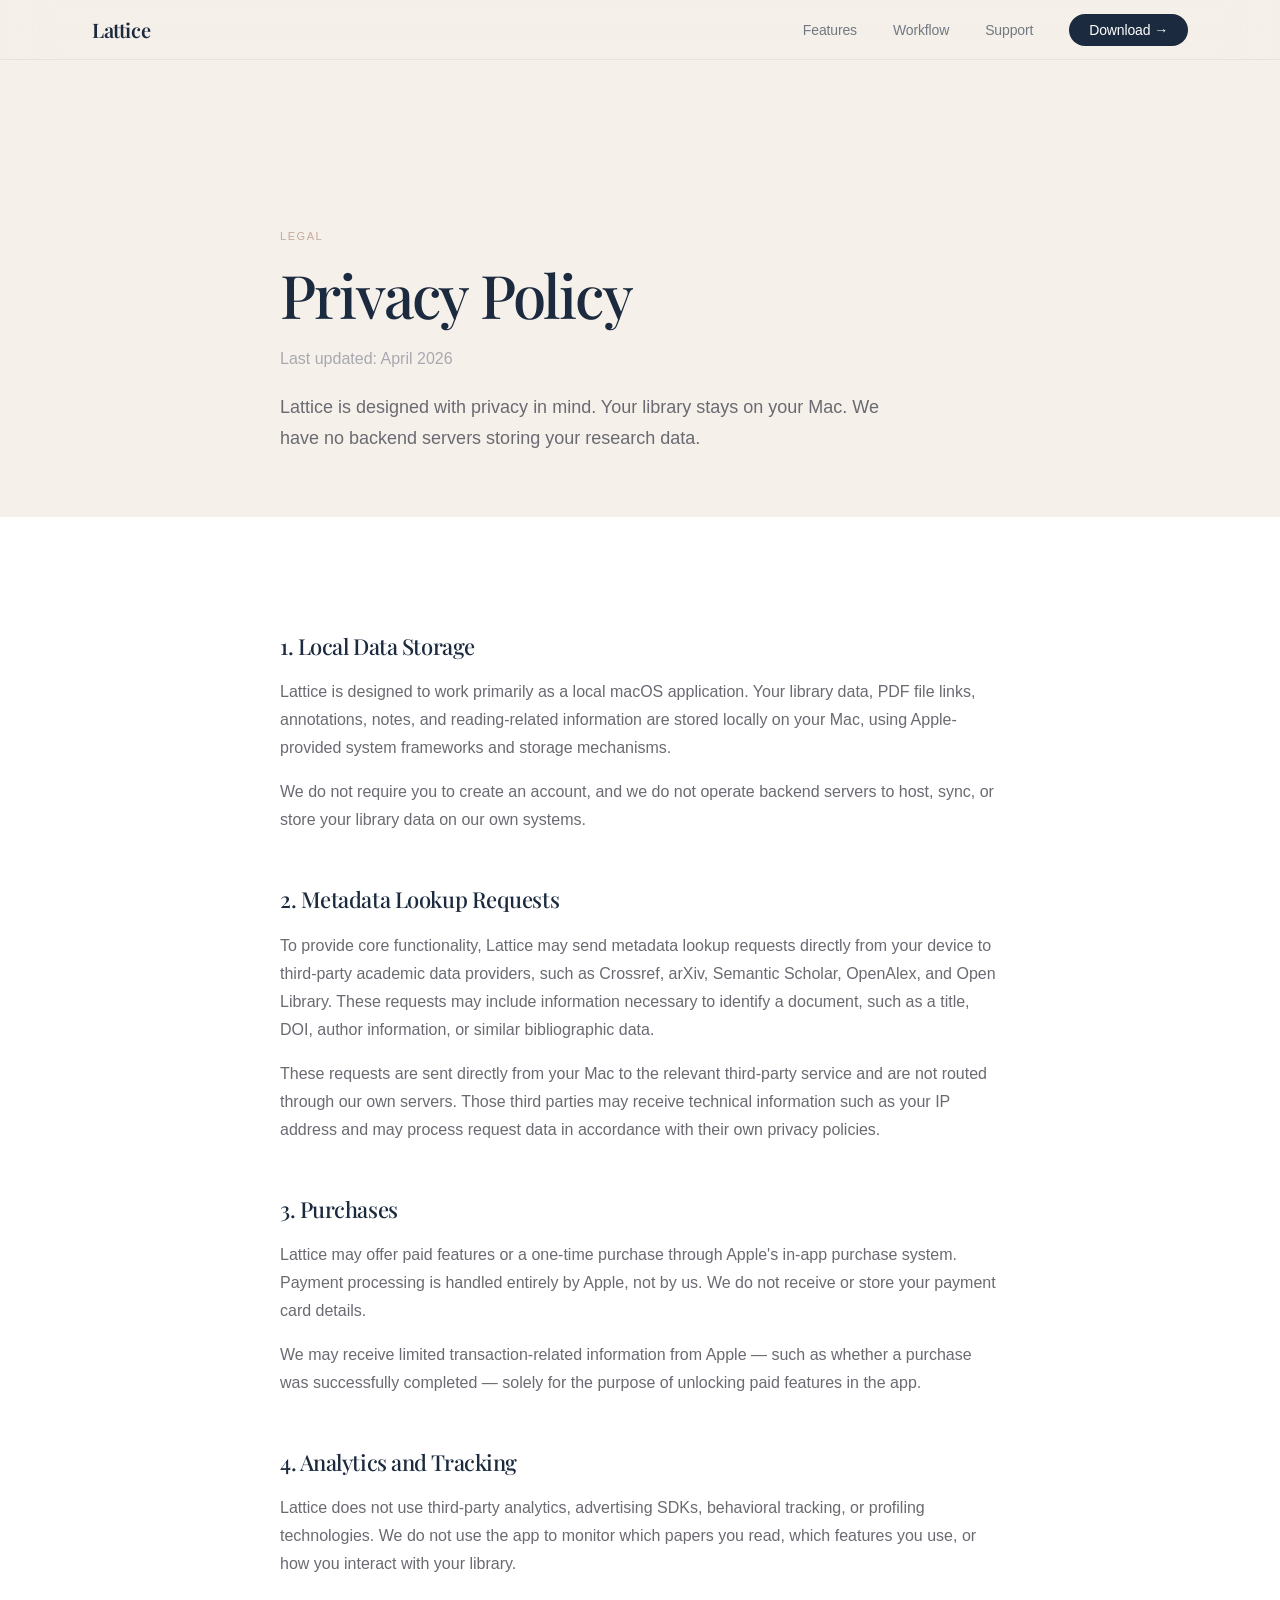
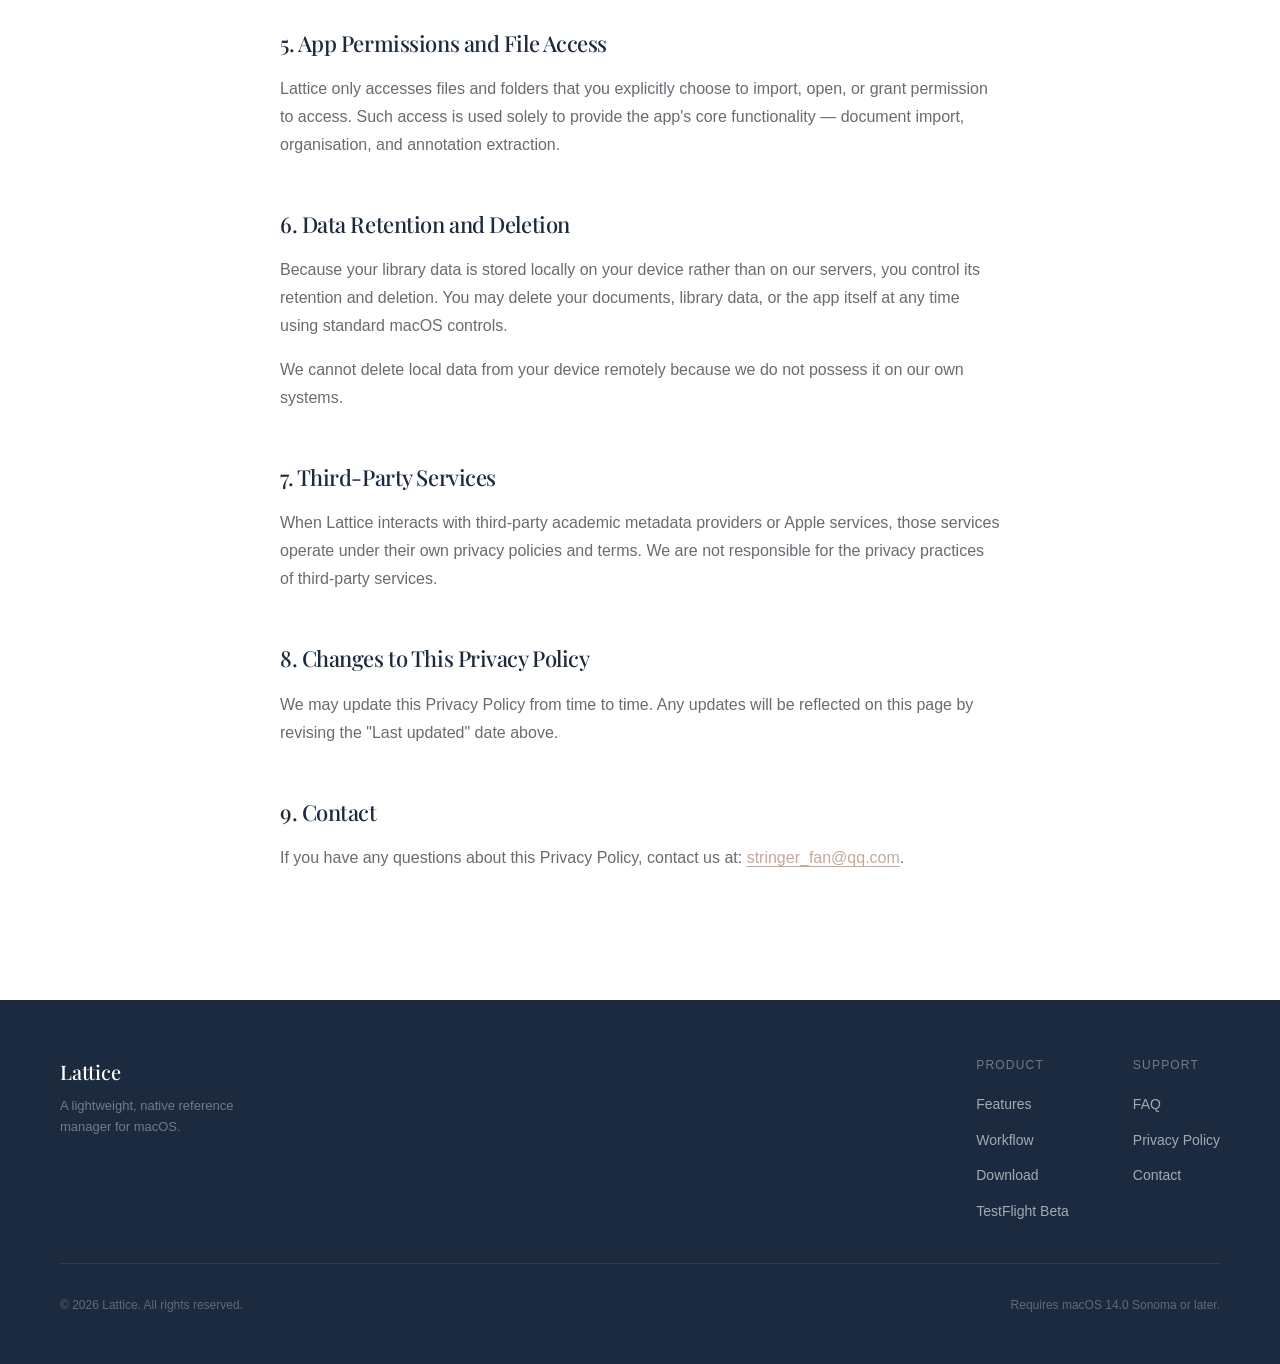
<file: docs/privacy.html>
<!doctype html>
<html lang="en">
<head>
  <meta charset="utf-8">
  <meta name="viewport" content="width=device-width, initial-scale=1">
  <title>Privacy Policy — Lattice Reference Manager</title>
  <meta name="description" content="Privacy policy for Lattice: Reference Manager. Your data stays local — no accounts, no tracking, no backend servers.">
  <link rel="preconnect" href="https://fonts.googleapis.com">
  <link rel="preconnect" href="https://fonts.gstatic.com" crossorigin>
  <link href="https://fonts.googleapis.com/css2?family=Playfair+Display:ital,wght@0,400;0,500;0,600;0,700;1,400;1,500;1,600&display=swap" rel="stylesheet">
  <link rel="stylesheet" href="./styles.css">
  <style>
    .prose { max-width: 720px; margin: 0 auto; }
    .prose h2 {
      font-family: var(--serif);
      font-size: 22px;
      font-weight: 500;
      letter-spacing: -0.02em;
      margin: 48px 0 14px;
      color: var(--navy);
    }
    .prose p {
      font-size: 16px;
      color: var(--gray);
      line-height: 1.75;
      margin-bottom: 16px;
    }
    .prose a { color: var(--rose); text-decoration: underline; text-underline-offset: 3px; }
    .prose a:hover { color: var(--navy); }
  </style>
</head>
<body>

<!-- Navigation -->
<nav>
  <div class="nav-inner">
    <a href="./index.html" class="nav-brand">Lattice</a>
    <ul class="nav-links">
      <li><a href="./features.html">Features</a></li>
      <li><a href="./workflow.html">Workflow</a></li>
      <li><a href="./support.html">Support</a></li>
      <li>
        <a href="https://apps.apple.com/cn/app/lattice-scholar/id6761349832?mt=12"
           class="nav-download">Download →</a>
      </li>
    </ul>
  </div>
</nav>

<!-- Page hero -->
<section class="section section--cream" style="padding-bottom: 0;">
  <div class="section-inner">
    <div style="max-width:720px; margin: 0 auto; padding-top: 56px; padding-bottom: 64px;">
      <span class="section-eyebrow">Legal</span>
      <h1 class="section-title" style="font-size:clamp(36px,5vw,60px);">Privacy Policy</h1>
      <p style="font-size:16px; color:var(--gray-light); margin-top: 8px;">Last updated: April 2026</p>
      <p style="font-size:18px; color:var(--gray); margin-top: 20px; line-height:1.7; max-width:600px;">
        Lattice is designed with privacy in mind. Your library stays on your Mac. We have no backend servers storing your research data.
      </p>
    </div>
  </div>
</section>

<!-- Privacy content -->
<section class="section section--white" style="padding-top: 64px;">
  <div class="section-inner prose">

    <h2>1. Local Data Storage</h2>
    <p>Lattice is designed to work primarily as a local macOS application. Your library data, PDF file links, annotations, notes, and reading-related information are stored locally on your Mac, using Apple-provided system frameworks and storage mechanisms.</p>
    <p>We do not require you to create an account, and we do not operate backend servers to host, sync, or store your library data on our own systems.</p>

    <h2>2. Metadata Lookup Requests</h2>
    <p>To provide core functionality, Lattice may send metadata lookup requests directly from your device to third-party academic data providers, such as Crossref, arXiv, Semantic Scholar, OpenAlex, and Open Library. These requests may include information necessary to identify a document, such as a title, DOI, author information, or similar bibliographic data.</p>
    <p>These requests are sent directly from your Mac to the relevant third-party service and are not routed through our own servers. Those third parties may receive technical information such as your IP address and may process request data in accordance with their own privacy policies.</p>

    <h2>3. Purchases</h2>
    <p>Lattice may offer paid features or a one-time purchase through Apple's in-app purchase system. Payment processing is handled entirely by Apple, not by us. We do not receive or store your payment card details.</p>
    <p>We may receive limited transaction-related information from Apple — such as whether a purchase was successfully completed — solely for the purpose of unlocking paid features in the app.</p>

    <h2>4. Analytics and Tracking</h2>
    <p>Lattice does not use third-party analytics, advertising SDKs, behavioral tracking, or profiling technologies. We do not use the app to monitor which papers you read, which features you use, or how you interact with your library.</p>

    <h2>5. App Permissions and File Access</h2>
    <p>Lattice only accesses files and folders that you explicitly choose to import, open, or grant permission to access. Such access is used solely to provide the app's core functionality — document import, organisation, and annotation extraction.</p>

    <h2>6. Data Retention and Deletion</h2>
    <p>Because your library data is stored locally on your device rather than on our servers, you control its retention and deletion. You may delete your documents, library data, or the app itself at any time using standard macOS controls.</p>
    <p>We cannot delete local data from your device remotely because we do not possess it on our own systems.</p>

    <h2>7. Third-Party Services</h2>
    <p>When Lattice interacts with third-party academic metadata providers or Apple services, those services operate under their own privacy policies and terms. We are not responsible for the privacy practices of third-party services.</p>

    <h2>8. Changes to This Privacy Policy</h2>
    <p>We may update this Privacy Policy from time to time. Any updates will be reflected on this page by revising the "Last updated" date above.</p>

    <h2>9. Contact</h2>
    <p>If you have any questions about this Privacy Policy, contact us at: <a href="mailto:stringer_fan@qq.com">stringer_fan@qq.com</a>.</p>

  </div>
</section>

<!-- Footer -->
<footer>
  <div class="footer-inner">
    <div class="footer-top">
      <div>
        <div class="footer-brand">Lattice</div>
        <p class="footer-tagline">A lightweight, native reference<br>manager for macOS.</p>
      </div>
      <div class="footer-links-group">
        <div class="footer-col">
          <h4>Product</h4>
          <ul>
            <li><a href="./features.html">Features</a></li>
            <li><a href="./workflow.html">Workflow</a></li>
            <li><a href="https://apps.apple.com/cn/app/lattice-scholar/id6761349832?mt=12">Download</a></li>
            <li><a href="https://testflight.apple.com/join/xBV767wY">TestFlight Beta</a></li>
          </ul>
        </div>
        <div class="footer-col">
          <h4>Support</h4>
          <ul>
            <li><a href="./support.html">FAQ</a></li>
            <li><a href="./privacy.html">Privacy Policy</a></li>
            <li><a href="mailto:stringer_fan@qq.com">Contact</a></li>
          </ul>
        </div>
      </div>
    </div>
    <div class="footer-bottom">
      <p class="footer-copy">© 2026 Lattice. All rights reserved.</p>
      <p class="footer-req">Requires macOS 14.0 Sonoma or later.</p>
    </div>
  </div>
</footer>

</body>
</html>
</file>
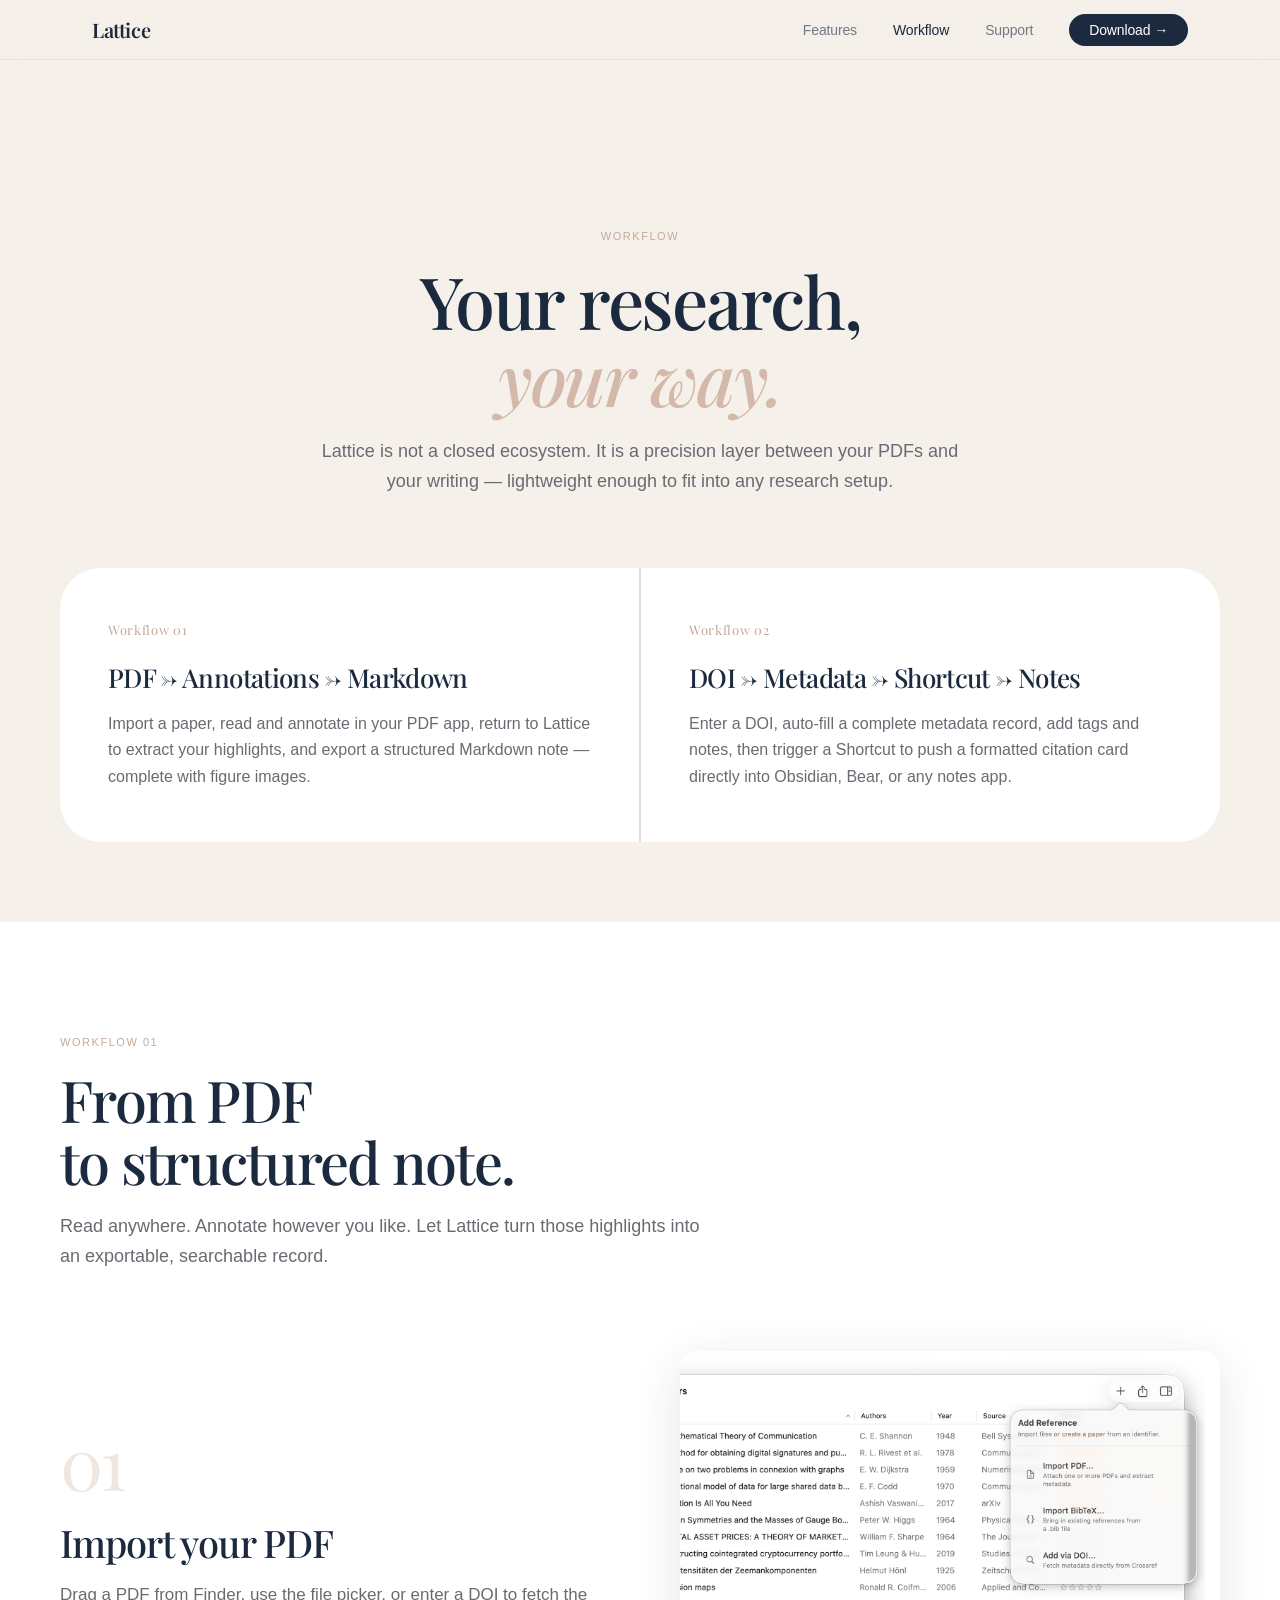
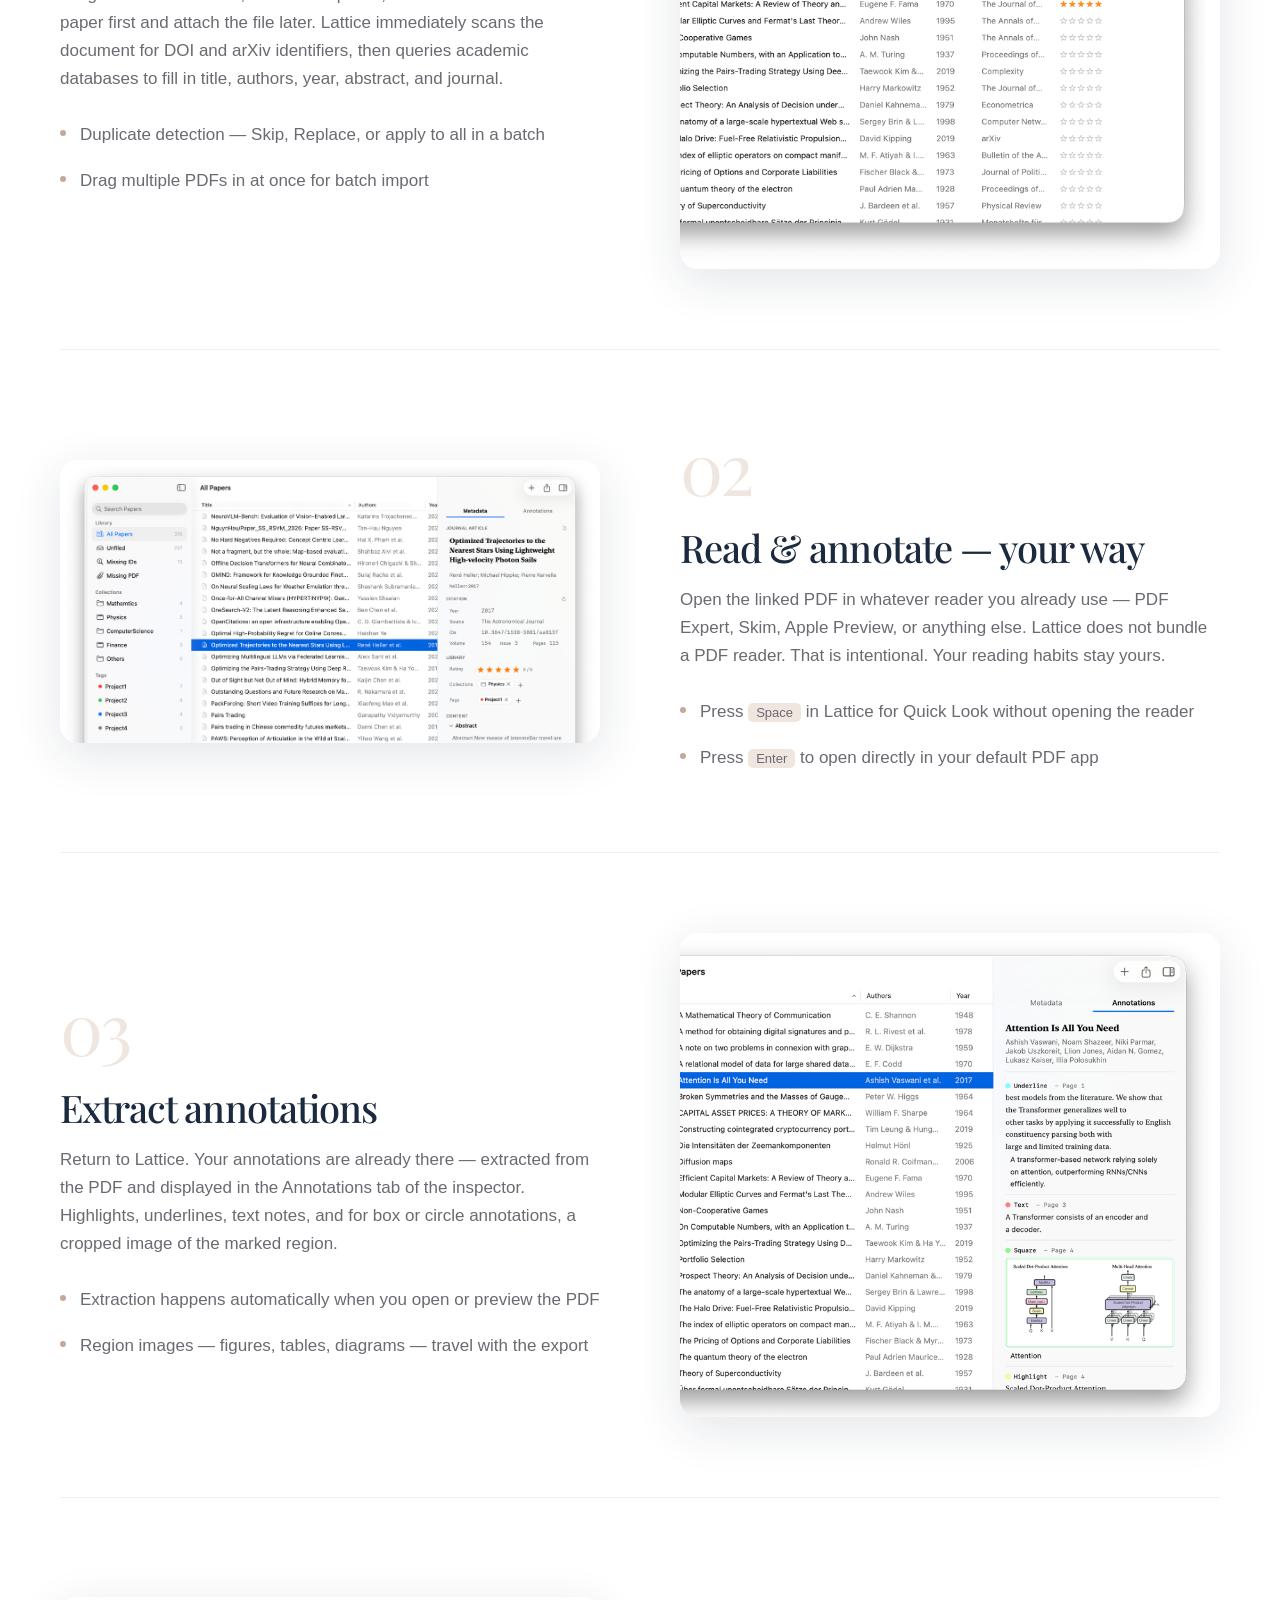
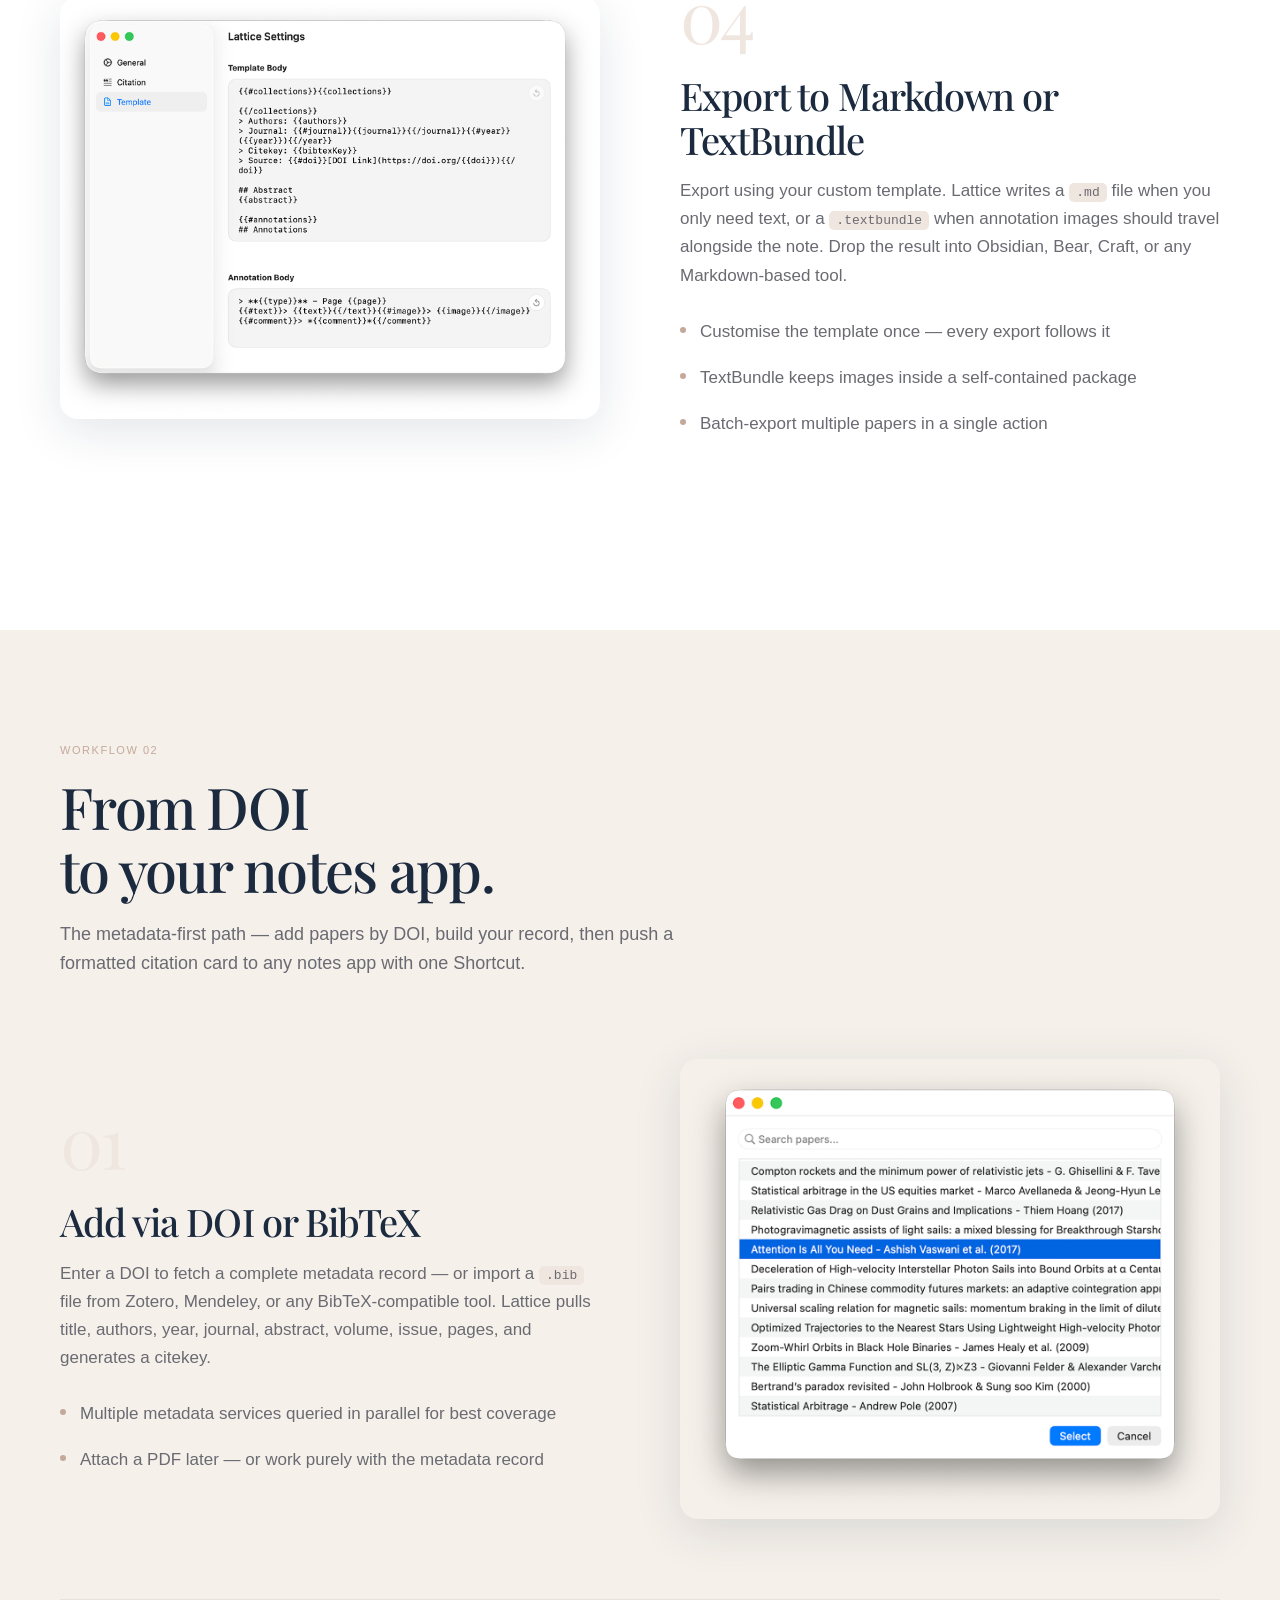
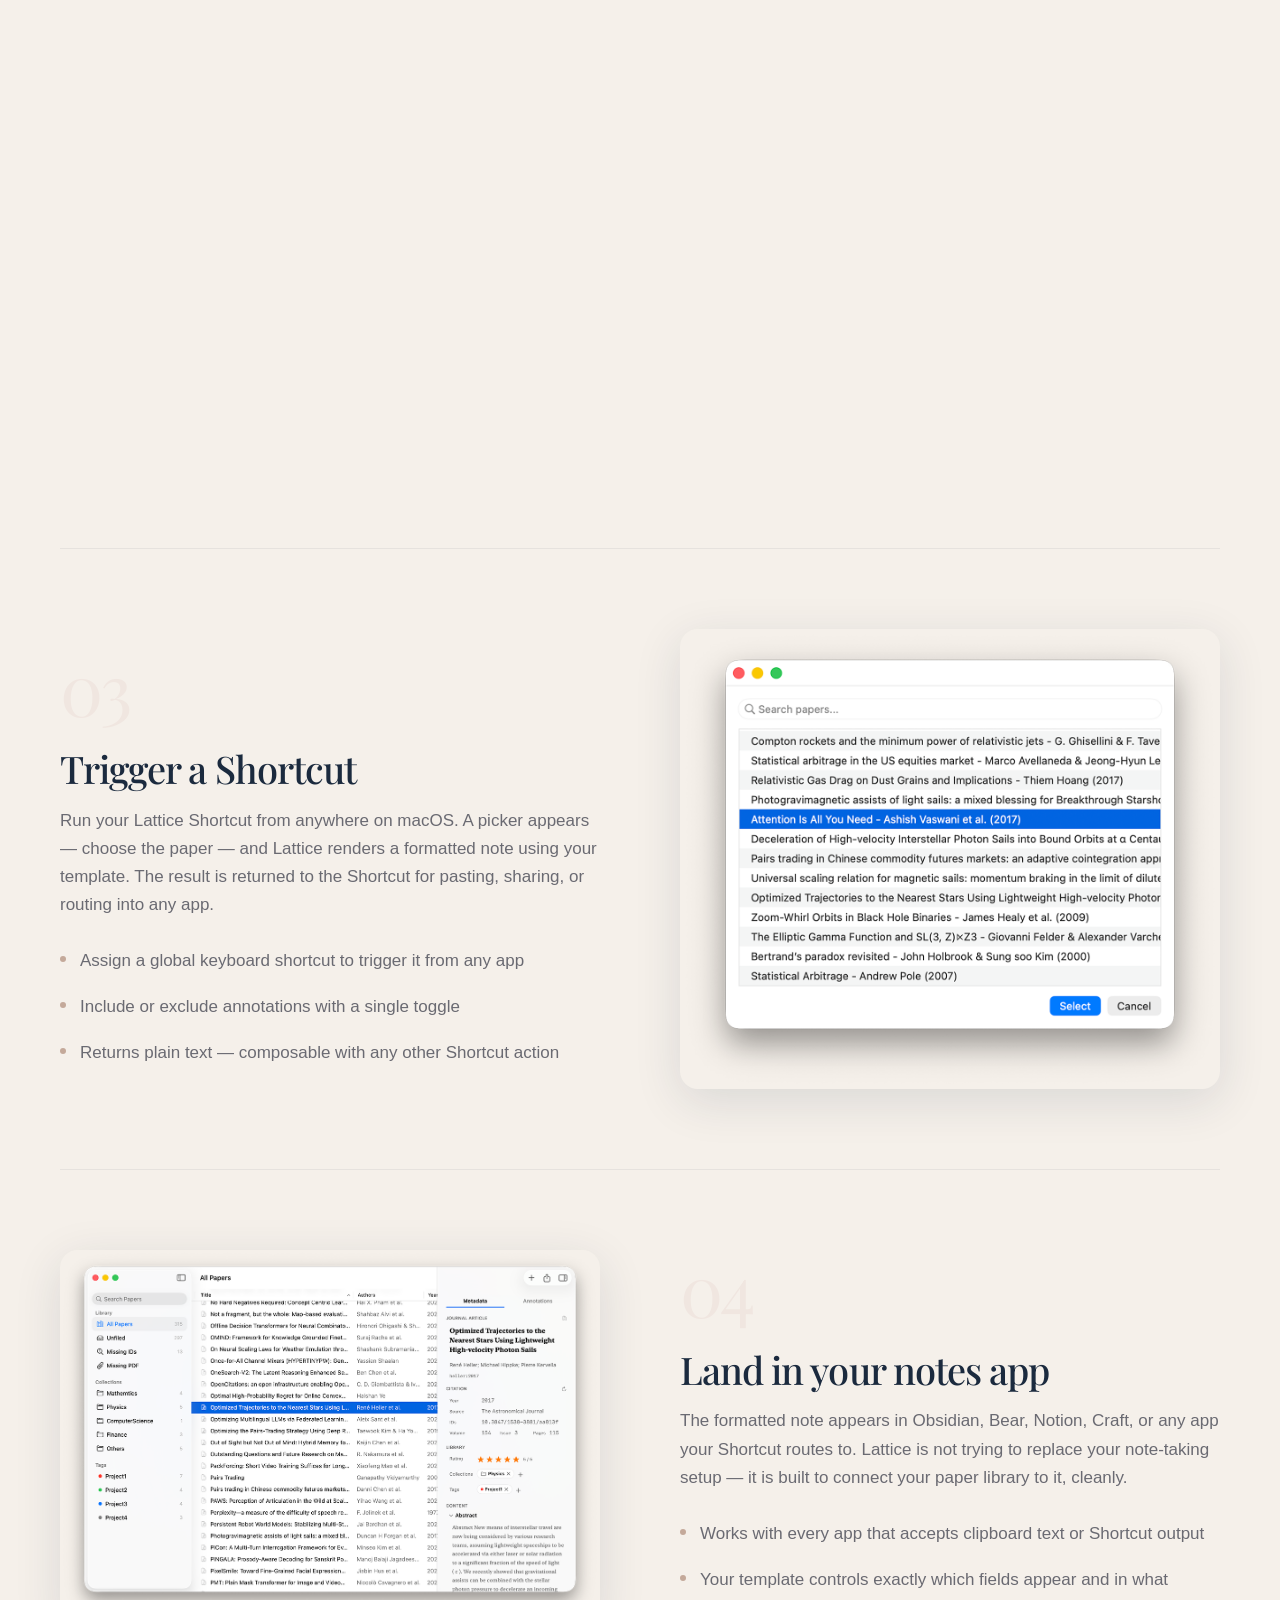
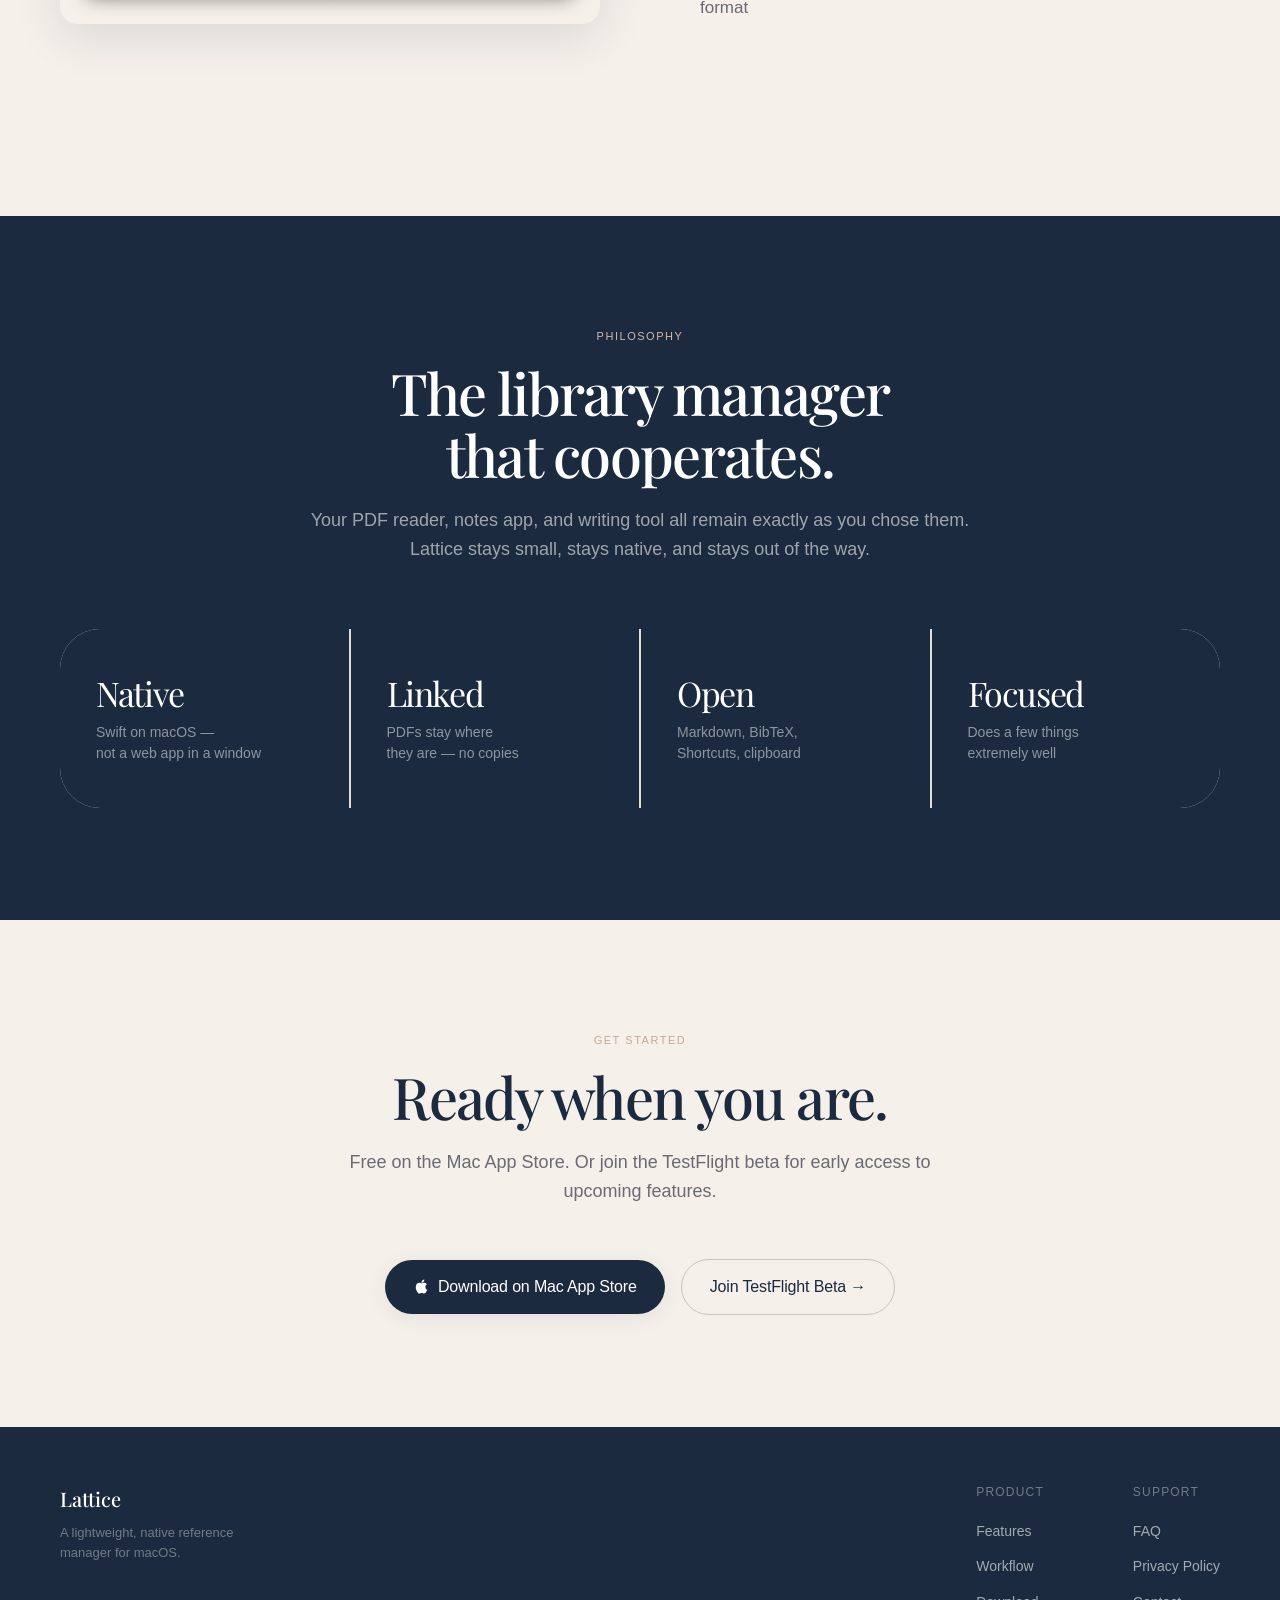
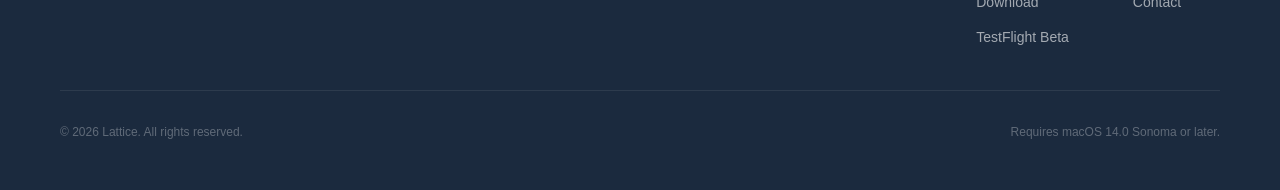
<file: docs/workflow.html>
<!doctype html>
<html lang="en">
<head>
  <meta charset="utf-8">
  <meta name="viewport" content="width=device-width, initial-scale=1">
  <title>Workflow — Lattice Reference Manager</title>
  <meta name="description" content="How Lattice fits into your research workflow — from importing PDFs to exporting annotated notes into Obsidian, Bear, and beyond.">
  <link rel="preconnect" href="https://fonts.googleapis.com">
  <link rel="preconnect" href="https://fonts.gstatic.com" crossorigin>
  <link href="https://fonts.googleapis.com/css2?family=Playfair+Display:ital,wght@0,400;0,500;0,600;0,700;1,400;1,500;1,600&display=swap" rel="stylesheet">
  <link rel="stylesheet" href="./styles.css">
</head>
<body>

<!-- Navigation -->
<nav>
  <div class="nav-inner">
    <a href="./index.html" class="nav-brand">Lattice</a>
    <ul class="nav-links">
      <li><a href="./features.html">Features</a></li>
      <li><a href="./workflow.html" style="opacity:1">Workflow</a></li>
      <li><a href="./support.html">Support</a></li>
      <li>
        <a href="https://apps.apple.com/cn/app/lattice-scholar/id6761349832?mt=12"
           class="nav-download">Download →</a>
      </li>
    </ul>
  </div>
</nav>

<!-- Page hero -->
<section class="section section--cream" style="padding-bottom: 80px;">
  <div class="section-inner">
    <div class="section-header--center reveal" style="padding-top: 56px;">
      <span class="section-eyebrow">Workflow</span>
      <h1 class="section-title" style="font-size: clamp(44px, 6vw, 72px);">
        Your research,<br><em>your way.</em>
      </h1>
      <p class="section-desc" style="text-align:center; margin: 0 auto;">
        Lattice is not a closed ecosystem. It is a precision layer between your PDFs and your writing — lightweight enough to fit into any research setup.
      </p>
    </div>

    <!-- Two workflow panels -->
    <div class="workflow-intro">
      <div class="workflow-panel reveal">
        <span class="workflow-num">Workflow 01</span>
        <h3>PDF → Annotations → Markdown</h3>
        <p>Import a paper, read and annotate in your PDF app, return to Lattice to extract your highlights, and export a structured Markdown note — complete with figure images.</p>
      </div>
      <div class="workflow-panel reveal reveal-delay-1">
        <span class="workflow-num">Workflow 02</span>
        <h3>DOI → Metadata → Shortcut → Notes</h3>
        <p>Enter a DOI, auto-fill a complete metadata record, add tags and notes, then trigger a Shortcut to push a formatted citation card directly into Obsidian, Bear, or any notes app.</p>
      </div>
    </div>
  </div>
</section>

<!-- ─── Workflow 01 ─────────────────────────────────── -->
<section class="section section--white">
  <div class="section-inner">
    <div class="section-header reveal">
      <span class="section-eyebrow">Workflow 01</span>
      <h2 class="section-title">From PDF<br>to structured note.</h2>
      <p class="section-desc">Read anywhere. Annotate however you like. Let Lattice turn those highlights into an exportable, searchable record.</p>
    </div>

    <div class="workflow-steps">

      <div class="workflow-step">
        <div class="step-content reveal">
          <div class="step-number">01</div>
          <h3>Import your PDF</h3>
          <p>Drag a PDF from Finder, use the file picker, or enter a DOI to fetch the paper first and attach the file later. Lattice immediately scans the document for DOI and arXiv identifiers, then queries academic databases to fill in title, authors, year, abstract, and journal.</p>
          <div class="feature-bullets" style="margin-top: 28px;">
            <div class="feature-bullet">
              <div class="bullet-dot"></div>
              <p>Duplicate detection — Skip, Replace, or apply to all in a batch</p>
            </div>
            <div class="feature-bullet">
              <div class="bullet-dot"></div>
              <p>Drag multiple PDFs in at once for batch import</p>
            </div>
          </div>
        </div>
        <div class="step-image reveal reveal-delay-2">
          <img src="./res/pictures/36576eaa2e6650be3894c7b493ffda26%201.png" alt="Import a PDF and auto-fetch metadata from DOI">
        </div>
      </div>

      <div class="workflow-step workflow-step--rev">
        <div class="step-content reveal">
          <div class="step-number">02</div>
          <h3>Read &amp; annotate — your way</h3>
          <p>Open the linked PDF in whatever reader you already use — PDF Expert, Skim, Apple Preview, or anything else. Lattice does not bundle a PDF reader. That is intentional. Your reading habits stay yours.</p>
          <div class="feature-bullets" style="margin-top: 28px;">
            <div class="feature-bullet">
              <div class="bullet-dot"></div>
              <p>Press <kbd style="background:var(--rose-bg);padding:2px 8px;border-radius:5px;font-size:13px;font-family:var(--sans)">Space</kbd> in Lattice for Quick Look without opening the reader</p>
            </div>
            <div class="feature-bullet">
              <div class="bullet-dot"></div>
              <p>Press <kbd style="background:var(--rose-bg);padding:2px 8px;border-radius:5px;font-size:13px;font-family:var(--sans)">Enter</kbd> to open directly in your default PDF app</p>
            </div>
          </div>
        </div>
        <div class="step-image reveal reveal-delay-2">
          <img src="./res/pictures/image%201.png" alt="Open the linked PDF in your preferred reader">
        </div>
      </div>

      <div class="workflow-step">
        <div class="step-content reveal">
          <div class="step-number">03</div>
          <h3>Extract annotations</h3>
          <p>Return to Lattice. Your annotations are already there — extracted from the PDF and displayed in the Annotations tab of the inspector. Highlights, underlines, text notes, and for box or circle annotations, a cropped image of the marked region.</p>
          <div class="feature-bullets" style="margin-top: 28px;">
            <div class="feature-bullet">
              <div class="bullet-dot"></div>
              <p>Extraction happens automatically when you open or preview the PDF</p>
            </div>
            <div class="feature-bullet">
              <div class="bullet-dot"></div>
              <p>Region images — figures, tables, diagrams — travel with the export</p>
            </div>
          </div>
        </div>
        <div class="step-image reveal reveal-delay-2">
          <img src="./res/pictures/6862841b371d8b3c541b83caf289f054%201.png" alt="Annotation extraction — highlights and region images in the inspector">
        </div>
      </div>

      <div class="workflow-step workflow-step--rev">
        <div class="step-content reveal">
          <div class="step-number">04</div>
          <h3>Export to Markdown or TextBundle</h3>
          <p>Export using your custom template. Lattice writes a <code style="background:var(--rose-bg);padding:2px 7px;border-radius:5px;font-size:13px">.md</code> file when you only need text, or a <code style="background:var(--rose-bg);padding:2px 7px;border-radius:5px;font-size:13px">.textbundle</code> when annotation images should travel alongside the note. Drop the result into Obsidian, Bear, Craft, or any Markdown-based tool.</p>
          <div class="feature-bullets" style="margin-top: 28px;">
            <div class="feature-bullet">
              <div class="bullet-dot"></div>
              <p>Customise the template once — every export follows it</p>
            </div>
            <div class="feature-bullet">
              <div class="bullet-dot"></div>
              <p>TextBundle keeps images inside a self-contained package</p>
            </div>
            <div class="feature-bullet">
              <div class="bullet-dot"></div>
              <p>Batch-export multiple papers in a single action</p>
            </div>
          </div>
        </div>
        <div class="step-image reveal reveal-delay-2">
          <img src="./res/pictures/image%201-3.png" alt="Export to Markdown or TextBundle with custom templates">
        </div>
      </div>

    </div>
  </div>
</section>

<!-- ─── Workflow 02 ─────────────────────────────────── -->
<section class="section section--cream">
  <div class="section-inner">
    <div class="section-header reveal">
      <span class="section-eyebrow">Workflow 02</span>
      <h2 class="section-title">From DOI<br>to your notes app.</h2>
      <p class="section-desc">The metadata-first path — add papers by DOI, build your record, then push a formatted citation card to any notes app with one Shortcut.</p>
    </div>

    <div class="workflow-steps">

      <div class="workflow-step">
        <div class="step-content reveal">
          <div class="step-number">01</div>
          <h3>Add via DOI or BibTeX</h3>
          <p>Enter a DOI to fetch a complete metadata record — or import a <code style="background:var(--rose-bg);padding:2px 7px;border-radius:5px;font-size:13px">.bib</code> file from Zotero, Mendeley, or any BibTeX-compatible tool. Lattice pulls title, authors, year, journal, abstract, volume, issue, pages, and generates a citekey.</p>
          <div class="feature-bullets" style="margin-top: 28px;">
            <div class="feature-bullet">
              <div class="bullet-dot"></div>
              <p>Multiple metadata services queried in parallel for best coverage</p>
            </div>
            <div class="feature-bullet">
              <div class="bullet-dot"></div>
              <p>Attach a PDF later — or work purely with the metadata record</p>
            </div>
          </div>
        </div>
        <div class="step-image reveal reveal-delay-2">
          <img src="./res/pictures/Rectangle.png" alt="Pick a paper from the Lattice library via Shortcut">
        </div>
      </div>

      <div class="workflow-step workflow-step--rev">
        <div class="step-content reveal">
          <div class="step-number">02</div>
          <h3>Organise and annotate</h3>
          <p>Assign the paper to Collections and Tags, set a star rating, and add your own freeform notes. The inspector gives you full access to every metadata field — all editable inline, all saved locally.</p>
          <div class="feature-bullets" style="margin-top: 28px;">
            <div class="feature-bullet">
              <div class="bullet-dot"></div>
              <p>Collections: "Machine Learning", "To Read", "Writing"</p>
            </div>
            <div class="feature-bullet">
              <div class="bullet-dot"></div>
              <p>Tags with colors: "empirical", "important", "idea"</p>
            </div>
            <div class="feature-bullet">
              <div class="bullet-dot"></div>
              <p>Ratings, notes, and full metadata editing in one inspector</p>
            </div>
          </div>
        </div>
        <div class="step-image reveal reveal-delay-2">
          <img src="./res/pictures/image%201.png" alt="Organise with collections, tags, and notes in the inspector">
        </div>
      </div>

      <div class="workflow-step">
        <div class="step-content reveal">
          <div class="step-number">03</div>
          <h3>Trigger a Shortcut</h3>
          <p>Run your Lattice Shortcut from anywhere on macOS. A picker appears — choose the paper — and Lattice renders a formatted note using your template. The result is returned to the Shortcut for pasting, sharing, or routing into any app.</p>
          <div class="feature-bullets" style="margin-top: 28px;">
            <div class="feature-bullet">
              <div class="bullet-dot"></div>
              <p>Assign a global keyboard shortcut to trigger it from any app</p>
            </div>
            <div class="feature-bullet">
              <div class="bullet-dot"></div>
              <p>Include or exclude annotations with a single toggle</p>
            </div>
            <div class="feature-bullet">
              <div class="bullet-dot"></div>
              <p>Returns plain text — composable with any other Shortcut action</p>
            </div>
          </div>
        </div>
        <div class="step-image reveal reveal-delay-2">
          <img src="./res/pictures/Rectangle.png" alt="Apple Shortcuts integration — pick a paper, get formatted Markdown">
        </div>
      </div>

      <div class="workflow-step workflow-step--rev">
        <div class="step-content reveal">
          <div class="step-number">04</div>
          <h3>Land in your notes app</h3>
          <p>The formatted note appears in Obsidian, Bear, Notion, Craft, or any app your Shortcut routes to. Lattice is not trying to replace your note-taking setup — it is built to connect your paper library to it, cleanly.</p>
          <div class="feature-bullets" style="margin-top: 28px;">
            <div class="feature-bullet">
              <div class="bullet-dot"></div>
              <p>Works with every app that accepts clipboard text or Shortcut output</p>
            </div>
            <div class="feature-bullet">
              <div class="bullet-dot"></div>
              <p>Your template controls exactly which fields appear and in what format</p>
            </div>
          </div>
        </div>
        <div class="step-image reveal reveal-delay-2">
          <img src="./res/pictures/image%201-2.png" alt="A clean, organised library ready for any workflow">
        </div>
      </div>

    </div>
  </div>
</section>

<!-- Philosophy strip -->
<section class="section section--navy">
  <div class="section-inner">
    <div class="section-header--center reveal" style="max-width: 660px;">
      <span class="section-eyebrow" style="color:var(--rose-mid)">Philosophy</span>
      <h2 class="section-title" style="color:var(--white)">The library manager<br>that cooperates.</h2>
      <p class="section-desc" style="text-align:center; margin: 0 auto;">
        Your PDF reader, notes app, and writing tool all remain exactly as you chose them. Lattice stays small, stays native, and stays out of the way.
      </p>
    </div>
    <div class="spec-strip" style="margin-top: 64px;">
      <div class="spec-item reveal">
        <div class="spec-num" style="font-size:34px;line-height:1.2">Native</div>
        <div class="spec-label">Swift on macOS —<br>not a web app in a window</div>
      </div>
      <div class="spec-item reveal reveal-delay-1">
        <div class="spec-num" style="font-size:34px;line-height:1.2">Linked</div>
        <div class="spec-label">PDFs stay where<br>they are — no copies</div>
      </div>
      <div class="spec-item reveal reveal-delay-2">
        <div class="spec-num" style="font-size:34px;line-height:1.2">Open</div>
        <div class="spec-label">Markdown, BibTeX,<br>Shortcuts, clipboard</div>
      </div>
      <div class="spec-item reveal reveal-delay-3">
        <div class="spec-num" style="font-size:34px;line-height:1.2">Focused</div>
        <div class="spec-label">Does a few things<br>extremely well</div>
      </div>
    </div>
  </div>
</section>

<!-- CTA -->
<section class="section section--cream">
  <div class="section-inner">
    <div class="section-header--center reveal">
      <span class="section-eyebrow">Get started</span>
      <h2 class="section-title">Ready when you are.</h2>
      <p class="section-desc" style="text-align:center; margin: 0 auto;">
        Free on the Mac App Store. Or join the TestFlight beta for early access to upcoming features.
      </p>
    </div>
    <div class="cta-actions reveal reveal-delay-1">
      <a href="https://apps.apple.com/cn/app/lattice-scholar/id6761349832?mt=12" class="btn btn-dark">
        <svg width="17" height="17" viewBox="0 0 24 24" fill="currentColor" style="flex-shrink:0">
          <path d="M18.71 19.5c-.83 1.24-1.71 2.45-3.05 2.47-1.34.03-1.77-.79-3.29-.79-1.53 0-2 .77-3.27.82-1.31.05-2.3-1.32-3.14-2.53C4.25 17 2.94 12.45 4.7 9.39c.87-1.52 2.43-2.48 4.12-2.51 1.28-.02 2.5.87 3.29.87.78 0 2.26-1.07 3.8-.91.65.03 2.47.26 3.64 1.98-.09.06-2.17 1.28-2.15 3.81.03 3.02 2.65 4.03 2.68 4.04-.03.07-.42 1.44-1.38 2.83M13 3.5c.73-.83 1.94-1.46 2.94-1.5.13 1.17-.34 2.35-1.04 3.19-.69.85-1.83 1.51-2.95 1.42-.15-1.15.41-2.35 1.05-3.11z"/>
        </svg>
        Download on Mac App Store
      </a>
      <a href="https://testflight.apple.com/join/xBV767wY" class="btn btn-outline">
        Join TestFlight Beta →
      </a>
    </div>
  </div>
</section>

<!-- Footer -->
<footer>
  <div class="footer-inner">
    <div class="footer-top">
      <div>
        <div class="footer-brand">Lattice</div>
        <p class="footer-tagline">A lightweight, native reference<br>manager for macOS.</p>
      </div>
      <div class="footer-links-group">
        <div class="footer-col">
          <h4>Product</h4>
          <ul>
            <li><a href="./features.html">Features</a></li>
            <li><a href="./workflow.html">Workflow</a></li>
            <li><a href="https://apps.apple.com/cn/app/lattice-scholar/id6761349832?mt=12">Download</a></li>
            <li><a href="https://testflight.apple.com/join/xBV767wY">TestFlight Beta</a></li>
          </ul>
        </div>
        <div class="footer-col">
          <h4>Support</h4>
          <ul>
            <li><a href="./support.html">FAQ</a></li>
            <li><a href="./privacy.html">Privacy Policy</a></li>
            <li><a href="mailto:stringer_fan@qq.com">Contact</a></li>
          </ul>
        </div>
      </div>
    </div>
    <div class="footer-bottom">
      <p class="footer-copy">© 2026 Lattice. All rights reserved.</p>
      <p class="footer-req">Requires macOS 14.0 Sonoma or later.</p>
    </div>
  </div>
</footer>

<script>
  const observer = new IntersectionObserver(
    entries => entries.forEach(e => { if (e.isIntersecting) e.target.classList.add('visible'); }),
    { threshold: 0.08, rootMargin: '0px 0px -32px 0px' }
  );
  document.querySelectorAll('.reveal').forEach(el => observer.observe(el));
</script>
</body>
</html>
</file>
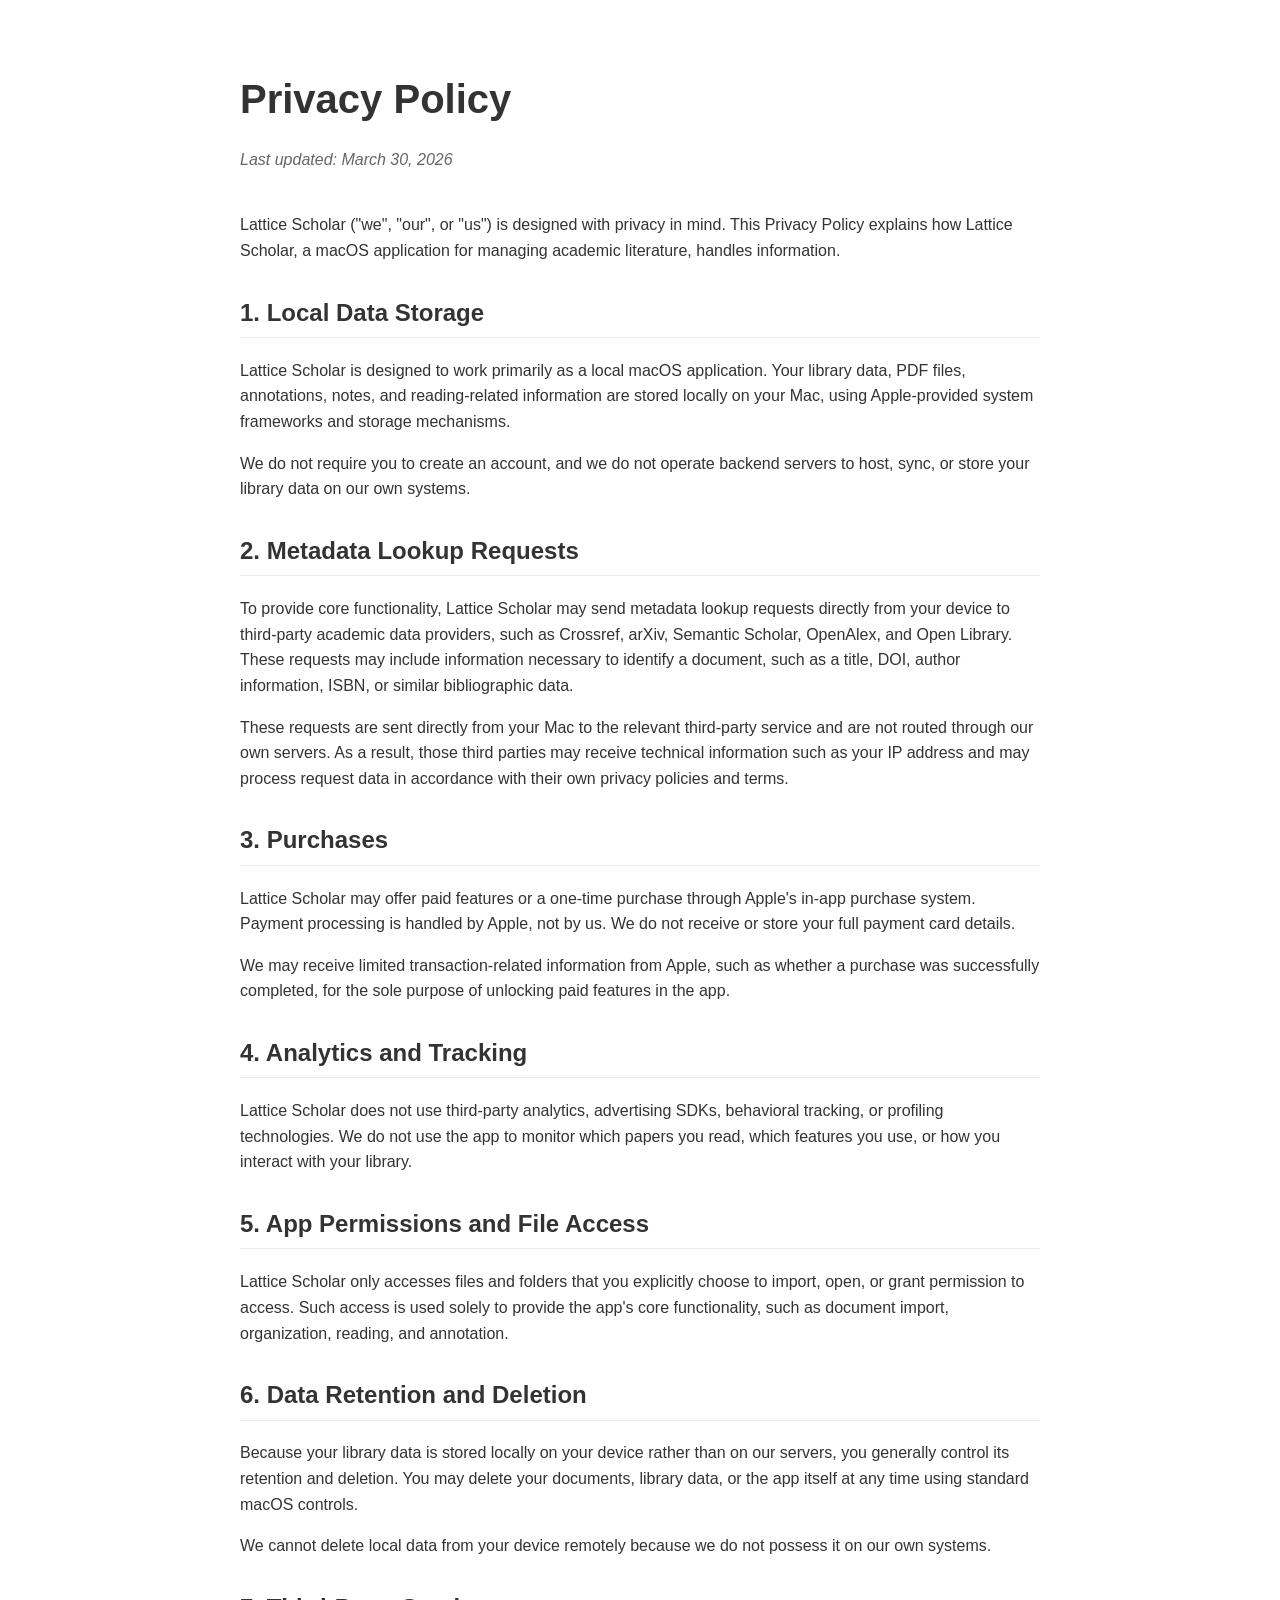
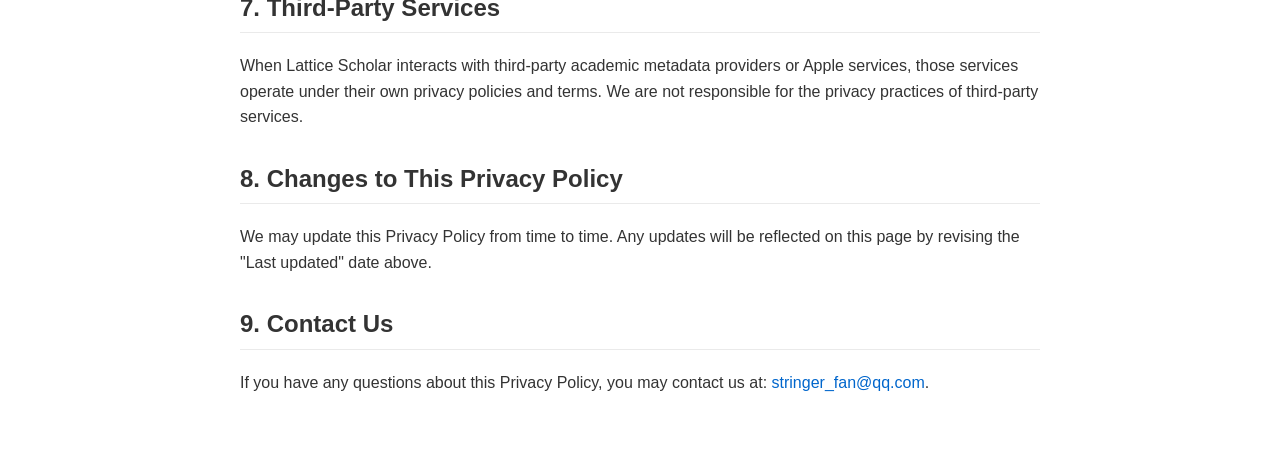
<file: web/privacy.html>
<!DOCTYPE html>
<html lang="en">
<head>
    <meta charset="UTF-8">
    <meta name="viewport" content="width=device-width, initial-scale=1.0">
    <title>Privacy Policy - Lattice Scholar</title>
    <style>
        body {
            font-family: -apple-system, BlinkMacSystemFont, "Segoe UI", Roboto, Helvetica, Arial, sans-serif;
            line-height: 1.6;
            color: #333;
            max-width: 800px;
            margin: 0 auto;
            padding: 40px 20px;
        }
        h1 {
            font-size: 2.5em;
            margin-bottom: 10px;
        }
        h2 {
            font-size: 1.5em;
            margin-top: 30px;
            border-bottom: 1px solid #eaeaea;
            padding-bottom: 5px;
        }
        p {
            margin-bottom: 15px;
        }
        .last-updated {
            color: #666;
            font-style: italic;
            margin-bottom: 40px;
        }
        a {
            color: #0066cc;
            text-decoration: none;
        }
        a:hover {
            text-decoration: underline;
        }
    </style>
</head>
<body>

    <h1>Privacy Policy</h1>
    <p class="last-updated">Last updated: March 30, 2026</p>

    <p>Lattice Scholar ("we", "our", or "us") is designed with privacy in mind. This Privacy Policy explains how Lattice Scholar, a macOS application for managing academic literature, handles information.</p>

    <h2>1. Local Data Storage</h2>
    <p>Lattice Scholar is designed to work primarily as a local macOS application. Your library data, PDF files, annotations, notes, and reading-related information are stored locally on your Mac, using Apple-provided system frameworks and storage mechanisms.</p>
    <p>We do not require you to create an account, and we do not operate backend servers to host, sync, or store your library data on our own systems.</p>

    <h2>2. Metadata Lookup Requests</h2>
    <p>To provide core functionality, Lattice Scholar may send metadata lookup requests directly from your device to third-party academic data providers, such as Crossref, arXiv, Semantic Scholar, OpenAlex, and Open Library. These requests may include information necessary to identify a document, such as a title, DOI, author information, ISBN, or similar bibliographic data.</p>
    <p>These requests are sent directly from your Mac to the relevant third-party service and are not routed through our own servers. As a result, those third parties may receive technical information such as your IP address and may process request data in accordance with their own privacy policies and terms.</p>

    <h2>3. Purchases</h2>
    <p>Lattice Scholar may offer paid features or a one-time purchase through Apple's in-app purchase system. Payment processing is handled by Apple, not by us. We do not receive or store your full payment card details.</p>
    <p>We may receive limited transaction-related information from Apple, such as whether a purchase was successfully completed, for the sole purpose of unlocking paid features in the app.</p>

    <h2>4. Analytics and Tracking</h2>
    <p>Lattice Scholar does not use third-party analytics, advertising SDKs, behavioral tracking, or profiling technologies. We do not use the app to monitor which papers you read, which features you use, or how you interact with your library.</p>

    <h2>5. App Permissions and File Access</h2>
    <p>Lattice Scholar only accesses files and folders that you explicitly choose to import, open, or grant permission to access. Such access is used solely to provide the app's core functionality, such as document import, organization, reading, and annotation.</p>

    <h2>6. Data Retention and Deletion</h2>
    <p>Because your library data is stored locally on your device rather than on our servers, you generally control its retention and deletion. You may delete your documents, library data, or the app itself at any time using standard macOS controls.</p>
    <p>We cannot delete local data from your device remotely because we do not possess it on our own systems.</p>

    <h2>7. Third-Party Services</h2>
    <p>When Lattice Scholar interacts with third-party academic metadata providers or Apple services, those services operate under their own privacy policies and terms. We are not responsible for the privacy practices of third-party services.</p>

    <h2>8. Changes to This Privacy Policy</h2>
    <p>We may update this Privacy Policy from time to time. Any updates will be reflected on this page by revising the "Last updated" date above.</p>

    <h2>9. Contact Us</h2>
    <p>If you have any questions about this Privacy Policy, you may contact us at: <a href="mailto:stringer_fan@qq.com">stringer_fan@qq.com</a>.</p>

</body>
</html>
</file>
<file: docs/styles.css>
/* Font loaded via <link> in each HTML file for best performance */

/* ─── Design tokens ─────────────────────────────── */
:root {
  --cream:        #F5F0EA;
  --cream-mid:    #EDE7DE;
  --cream-dark:   #E4DDD3;
  --navy:         #1B2A3E;
  --navy-mid:     #2C3F5A;
  --navy-light:   #3D546E;
  --rose:         #C4A99A;
  --rose-mid:     #D4B9AA;
  --rose-bg:      #F0E6E0;
  --gray:         #6A6A72;
  --gray-light:   #A8A8B0;
  --white:        #FFFFFF;

  --shadow-xs:    0 2px 8px  rgba(27, 42, 62, 0.06);
  --shadow-sm:    0 4px 20px rgba(27, 42, 62, 0.08);
  --shadow-md:    0 12px 48px rgba(27, 42, 62, 0.12);
  --shadow-lg:    0 24px 80px rgba(27, 42, 62, 0.15);
  --shadow-xl:    0 40px 120px rgba(27, 42, 62, 0.18);

  --r-sm:  10px;
  --r-md:  18px;
  --r-lg:  28px;
  --r-xl:  40px;

  --serif: 'Playfair Display', Georgia, 'Times New Roman', serif;
  --sans:  -apple-system, BlinkMacSystemFont, 'SF Pro Text', 'Helvetica Neue', Arial, sans-serif;

  --ease-out: cubic-bezier(0.16, 1, 0.3, 1);
  --ease-in-out: cubic-bezier(0.45, 0, 0.55, 1);
}

/* ─── Reset ─────────────────────────────────────── */
*, *::before, *::after { box-sizing: border-box; margin: 0; padding: 0; }
html { scroll-behavior: smooth; font-size: 16px; }
body {
  font-family: var(--sans);
  background: var(--cream);
  color: var(--navy);
  line-height: 1.6;
  -webkit-font-smoothing: antialiased;
  -moz-osx-font-smoothing: grayscale;
  overflow-x: hidden;
}
img { display: block; max-width: 100%; }
a { color: inherit; text-decoration: none; }
ul { list-style: none; }

/* ─── Navigation ─────────────────────────────────── */
nav {
  position: sticky;
  top: 0;
  z-index: 200;
  height: 60px;
  background: rgba(245, 240, 234, 0.82);
  backdrop-filter: saturate(180%) blur(24px);
  -webkit-backdrop-filter: saturate(180%) blur(24px);
  border-bottom: 1px solid rgba(27, 42, 62, 0.07);
}
.nav-inner {
  max-width: 1160px;
  margin: 0 auto;
  padding: 0 32px;
  height: 100%;
  display: flex;
  align-items: center;
  justify-content: space-between;
}
.nav-brand {
  font-family: var(--serif);
  font-size: 20px;
  font-weight: 600;
  color: var(--navy);
  letter-spacing: -0.02em;
}
.nav-links {
  display: flex;
  align-items: center;
  gap: 36px;
}
.nav-links a {
  font-size: 14px;
  font-weight: 400;
  color: var(--navy);
  opacity: 0.6;
  letter-spacing: -0.01em;
  transition: opacity 0.2s;
}
.nav-links a:hover { opacity: 1; }
.nav-download {
  opacity: 1 !important;
  background: var(--navy);
  color: var(--white) !important;
  padding: 8px 20px !important;
  border-radius: 100px;
  font-weight: 500 !important;
  font-size: 14px !important;
  transition: background 0.2s, transform 0.15s, box-shadow 0.2s !important;
}
.nav-download:hover {
  background: var(--navy-mid) !important;
  transform: translateY(-1px);
  box-shadow: 0 4px 16px rgba(27,42,62,0.22) !important;
}

/* ─── Buttons ────────────────────────────────────── */
.btn {
  display: inline-flex;
  align-items: center;
  gap: 8px;
  padding: 14px 28px;
  border-radius: 100px;
  font-size: 16px;
  font-weight: 500;
  letter-spacing: -0.01em;
  cursor: pointer;
  transition: transform 0.2s var(--ease-out), box-shadow 0.2s, background 0.2s, border-color 0.2s;
  white-space: nowrap;
}
.btn-dark {
  background: var(--navy);
  color: var(--white);
  box-shadow: var(--shadow-sm);
}
.btn-dark:hover {
  background: var(--navy-mid);
  transform: translateY(-2px);
  box-shadow: var(--shadow-md);
}
.btn-outline {
  background: transparent;
  color: var(--navy);
  border: 1.5px solid rgba(27, 42, 62, 0.22);
}
.btn-outline:hover {
  border-color: var(--navy);
  background: rgba(27, 42, 62, 0.04);
  transform: translateY(-2px);
}
.btn-white {
  background: var(--white);
  color: var(--navy);
  box-shadow: 0 4px 20px rgba(0,0,0,0.15);
}
.btn-white:hover {
  transform: translateY(-2px);
  box-shadow: 0 8px 32px rgba(0,0,0,0.2);
}
.btn-ghost {
  background: rgba(255,255,255,0.1);
  color: var(--white);
  border: 1.5px solid rgba(255,255,255,0.2);
}
.btn-ghost:hover {
  background: rgba(255,255,255,0.18);
  transform: translateY(-2px);
}

/* ─── Hero ───────────────────────────────────────── */
.hero-section {
  padding: 0 32px;
  background: var(--cream);
}
.hero-text {
  max-width: 800px;
  margin: 0 auto;
  text-align: center;
  padding: 120px 0 72px;
}
.eyebrow {
  display: inline-block;
  font-size: 11px;
  font-weight: 500;
  letter-spacing: 0.14em;
  text-transform: uppercase;
  color: var(--rose);
  background: var(--rose-bg);
  padding: 5px 14px;
  border-radius: 100px;
  margin-bottom: 28px;
}
.hero-title {
  font-family: var(--serif);
  font-size: clamp(52px, 7.5vw, 88px);
  font-weight: 500;
  line-height: 1.05;
  letter-spacing: -0.035em;
  color: var(--navy);
  margin-bottom: 28px;
}
.hero-title em {
  font-style: italic;
  color: var(--rose);
}
.hero-sub {
  font-size: clamp(17px, 2.2vw, 21px);
  color: var(--gray);
  line-height: 1.65;
  max-width: 540px;
  margin: 0 auto 52px;
  font-weight: 400;
}
.hero-actions {
  display: flex;
  align-items: center;
  justify-content: center;
  gap: 16px;
  flex-wrap: wrap;
}
.hero-screenshot {
  max-width: 1160px;
  margin: 0 auto;
  padding: 0 0 120px;
}
.hero-screenshot img {
  width: 100%;
  border-radius: var(--r-lg);
  box-shadow: var(--shadow-xl);
}

/* ─── Section anatomy ────────────────────────────── */
.section {
  padding: 112px 32px;
}
.section--white  { background: var(--white); }
.section--cream  { background: var(--cream); }
.section--navy   { background: var(--navy); color: var(--white); }
.section--cream-mid { background: var(--cream-mid); }

.section-inner {
  max-width: 1160px;
  margin: 0 auto;
}
.section-header {
  max-width: 640px;
}
.section-header--center {
  max-width: 640px;
  margin: 0 auto;
  text-align: center;
}
.section-eyebrow {
  display: block;
  font-size: 11px;
  font-weight: 500;
  letter-spacing: 0.14em;
  text-transform: uppercase;
  color: var(--rose);
  margin-bottom: 16px;
}
.section-title {
  font-family: var(--serif);
  font-size: clamp(36px, 4.5vw, 60px);
  font-weight: 500;
  line-height: 1.08;
  letter-spacing: -0.03em;
  color: var(--navy);
  margin-bottom: 20px;
}
.section--navy .section-title { color: var(--white); }
.section-title em { font-style: italic; color: var(--rose-mid); }
.section-desc {
  font-size: 18px;
  line-height: 1.65;
  color: var(--gray);
  font-weight: 400;
}
.section--navy .section-desc { color: rgba(255,255,255,0.58); }

/* ─── Pillars ────────────────────────────────────── */
.pillars-grid {
  display: grid;
  grid-template-columns: repeat(3, 1fr);
  gap: 2px;
  margin-top: 72px;
  background: var(--cream-dark);
  border-radius: var(--r-xl);
  overflow: hidden;
}
.pillar {
  background: var(--white);
  padding: 52px 44px;
}
.pillar-icon {
  width: 52px;
  height: 52px;
  background: var(--rose-bg);
  border-radius: 14px;
  display: flex;
  align-items: center;
  justify-content: center;
  margin-bottom: 28px;
  flex-shrink: 0;
}
.pillar-icon svg {
  width: 24px;
  height: 24px;
  stroke: var(--rose);
  fill: none;
  stroke-width: 1.5;
  stroke-linecap: round;
  stroke-linejoin: round;
}
.pillar h3 {
  font-family: var(--serif);
  font-size: 22px;
  font-weight: 500;
  letter-spacing: -0.02em;
  margin-bottom: 12px;
  line-height: 1.25;
}
.pillar p {
  font-size: 15px;
  color: var(--gray);
  line-height: 1.7;
}

/* ─── Feature rows ───────────────────────────────── */
.feature-row {
  display: grid;
  grid-template-columns: 1fr 1fr;
  gap: 80px;
  align-items: center;
}
.feature-row--rev { direction: rtl; }
.feature-row--rev > * { direction: ltr; }

.feature-content .section-title {
  font-size: clamp(32px, 3.5vw, 48px);
}
.feature-content .section-desc {
  margin-top: 20px;
  font-size: 17px;
}
.feature-bullets {
  margin-top: 36px;
  display: flex;
  flex-direction: column;
  gap: 18px;
}
.feature-bullet {
  display: flex;
  align-items: flex-start;
  gap: 14px;
}
.bullet-dot {
  width: 6px;
  height: 6px;
  border-radius: 50%;
  background: var(--rose);
  margin-top: 9px;
  flex-shrink: 0;
}
.feature-bullet p {
  font-size: 15px;
  color: var(--gray);
  line-height: 1.65;
}
.feature-image img {
  width: 100%;
  border-radius: var(--r-md);
  box-shadow: var(--shadow-md);
}

/* ─── Feature grid (features page) ──────────────── */
.features-grid {
  display: grid;
  grid-template-columns: repeat(3, 1fr);
  gap: 2px;
  margin-top: 72px;
  background: var(--cream-dark);
  border-radius: var(--r-xl);
  overflow: hidden;
}
.feature-card {
  background: var(--white);
  padding: 44px 40px;
  display: flex;
  flex-direction: column;
  gap: 16px;
}
.feature-card--wide {
  grid-column: span 2;
}
.feature-card-icon {
  width: 48px;
  height: 48px;
  background: var(--rose-bg);
  border-radius: 12px;
  display: flex;
  align-items: center;
  justify-content: center;
  flex-shrink: 0;
}
.feature-card-icon svg {
  width: 22px;
  height: 22px;
  stroke: var(--rose);
  fill: none;
  stroke-width: 1.5;
  stroke-linecap: round;
  stroke-linejoin: round;
}
.feature-card h3 {
  font-family: var(--serif);
  font-size: 20px;
  font-weight: 500;
  letter-spacing: -0.02em;
  line-height: 1.25;
}
.feature-card p {
  font-size: 15px;
  color: var(--gray);
  line-height: 1.7;
  flex: 1;
}
.feature-card img {
  width: 100%;
  border-radius: var(--r-sm);
  margin-top: 8px;
  box-shadow: var(--shadow-sm);
}

/* ─── Workflow page ──────────────────────────────── */
.workflow-intro {
  display: grid;
  grid-template-columns: 1fr 1fr;
  gap: 2px;
  background: var(--cream-dark);
  border-radius: var(--r-xl);
  overflow: hidden;
  margin-top: 72px;
}
.workflow-panel {
  background: var(--white);
  padding: 52px 48px;
}
.workflow-panel h3 {
  font-family: var(--serif);
  font-size: 26px;
  font-weight: 500;
  letter-spacing: -0.025em;
  margin-bottom: 12px;
}
.workflow-panel p {
  font-size: 16px;
  color: var(--gray);
  line-height: 1.65;
}
.workflow-num {
  font-family: var(--serif);
  font-size: 13px;
  font-weight: 400;
  color: var(--rose);
  letter-spacing: 0.05em;
  margin-bottom: 16px;
  display: block;
}

.workflow-steps {
  margin-top: 80px;
  display: flex;
  flex-direction: column;
  gap: 0;
}
.workflow-step {
  display: grid;
  grid-template-columns: 1fr 1fr;
  gap: 80px;
  align-items: center;
  padding: 80px 0;
  border-top: 1px solid rgba(27,42,62,0.07);
}
.workflow-step:first-child { border-top: none; padding-top: 0; }
.workflow-step--rev { direction: rtl; }
.workflow-step--rev > * { direction: ltr; }
.step-number {
  font-family: var(--serif);
  font-size: 72px;
  font-weight: 400;
  line-height: 1;
  color: var(--rose-bg);
  margin-bottom: 24px;
  letter-spacing: -0.04em;
}
.step-content h3 {
  font-family: var(--serif);
  font-size: clamp(26px, 3vw, 38px);
  font-weight: 500;
  letter-spacing: -0.025em;
  margin-bottom: 16px;
  line-height: 1.15;
}
.step-content p {
  font-size: 17px;
  color: var(--gray);
  line-height: 1.65;
}
.step-image img {
  width: 100%;
  border-radius: var(--r-md);
  box-shadow: var(--shadow-md);
}

/* ─── Spec strip ─────────────────────────────────── */
.spec-strip {
  display: grid;
  grid-template-columns: repeat(4, 1fr);
  gap: 2px;
  background: var(--cream-dark);
  border-radius: var(--r-xl);
  overflow: hidden;
  margin-top: 80px;
}
.spec-item {
  background: var(--navy);
  padding: 44px 36px;
}
.spec-num {
  font-family: var(--serif);
  font-size: 48px;
  font-weight: 400;
  color: var(--white);
  letter-spacing: -0.04em;
  line-height: 1;
  margin-bottom: 8px;
}
.spec-label {
  font-size: 14px;
  color: rgba(255,255,255,0.5);
  line-height: 1.5;
}

/* ─── Support page ───────────────────────────────── */
.faq-list {
  margin-top: 64px;
  border-top: 1px solid rgba(27,42,62,0.08);
}
.faq-item {
  border-bottom: 1px solid rgba(27,42,62,0.08);
}
.faq-question {
  width: 100%;
  background: none;
  border: none;
  padding: 28px 0;
  display: flex;
  align-items: center;
  justify-content: space-between;
  gap: 24px;
  cursor: pointer;
  text-align: left;
}
.faq-question-text {
  font-family: var(--serif);
  font-size: 20px;
  font-weight: 500;
  color: var(--navy);
  letter-spacing: -0.02em;
  line-height: 1.3;
}
.faq-icon {
  width: 28px;
  height: 28px;
  border-radius: 50%;
  background: var(--rose-bg);
  display: flex;
  align-items: center;
  justify-content: center;
  flex-shrink: 0;
  transition: background 0.2s, transform 0.3s var(--ease-out);
}
.faq-icon svg {
  width: 14px;
  height: 14px;
  stroke: var(--rose);
  fill: none;
  stroke-width: 2;
  stroke-linecap: round;
  transition: transform 0.3s var(--ease-out);
}
.faq-item.open .faq-icon { background: var(--navy); }
.faq-item.open .faq-icon svg { stroke: var(--white); transform: rotate(45deg); }
.faq-answer {
  display: grid;
  grid-template-rows: 0fr;
  transition: grid-template-rows 0.35s var(--ease-out);
}
.faq-item.open .faq-answer { grid-template-rows: 1fr; }
.faq-answer-inner {
  overflow: hidden;
}
.faq-answer-inner p, .faq-answer-inner ul, .faq-answer-inner ol {
  padding-bottom: 28px;
  font-size: 16px;
  color: var(--gray);
  line-height: 1.7;
}
.faq-answer-inner ul, .faq-answer-inner ol {
  margin-left: 20px;
}
.faq-answer-inner ul {
  list-style: disc;
}
.faq-answer-inner ol {
  list-style: decimal;
}
.faq-answer-inner ul li, .faq-answer-inner ol li {
  margin-bottom: 8px;
}
.faq-answer-inner code {
  background: var(--rose-bg);
  padding: 1px 6px;
  border-radius: 4px;
  font-size: 13px;
}
.faq-answer-inner a { color: var(--rose); text-decoration: underline; }

/* ─── CTA section ────────────────────────────────── */
.cta-actions {
  display: flex;
  align-items: center;
  justify-content: center;
  gap: 16px;
  flex-wrap: wrap;
  margin-top: 52px;
}

/* ─── Page hero (inner pages) ────────────────────── */
.page-hero {
  padding: 96px 32px 80px;
  text-align: center;
}

/* ─── Footer ─────────────────────────────────────── */
footer {
  background: var(--navy);
  padding: 56px 32px 48px;
}
.footer-inner {
  max-width: 1160px;
  margin: 0 auto;
}
.footer-top {
  display: flex;
  align-items: flex-start;
  justify-content: space-between;
  gap: 48px;
  padding-bottom: 40px;
  border-bottom: 1px solid rgba(255,255,255,0.08);
  flex-wrap: wrap;
}
.footer-brand {
  font-family: var(--serif);
  font-size: 20px;
  font-weight: 500;
  color: var(--white);
  margin-bottom: 8px;
}
.footer-tagline {
  font-size: 13px;
  color: rgba(255,255,255,0.38);
  max-width: 220px;
  line-height: 1.6;
}
.footer-links-group {
  display: flex;
  gap: 64px;
  flex-wrap: wrap;
}
.footer-col h4 {
  font-size: 12px;
  font-weight: 500;
  letter-spacing: 0.1em;
  text-transform: uppercase;
  color: rgba(255,255,255,0.38);
  margin-bottom: 16px;
}
.footer-col ul { display: flex; flex-direction: column; gap: 10px; }
.footer-col a {
  font-size: 14px;
  color: rgba(255,255,255,0.6);
  transition: color 0.2s;
}
.footer-col a:hover { color: var(--white); }
.footer-bottom {
  display: flex;
  align-items: center;
  justify-content: space-between;
  padding-top: 32px;
  flex-wrap: wrap;
  gap: 12px;
}
.footer-copy {
  font-size: 12px;
  color: rgba(255,255,255,0.3);
}
.footer-req {
  font-size: 12px;
  color: rgba(255,255,255,0.3);
}

/* ─── Hero entrance animations (above the fold) ─── */
@keyframes fadeUp {
  from { opacity: 0; transform: translateY(22px); }
  to   { opacity: 1; transform: translateY(0); }
}
@keyframes fadeIn {
  from { opacity: 0; }
  to   { opacity: 1; }
}

.hero-a1 { animation: fadeIn  0.55s var(--ease-out) both; animation-delay: 0.05s; }
.hero-a2 { animation: fadeUp  0.75s var(--ease-out) both; animation-delay: 0.18s; }
.hero-a3 { animation: fadeUp  0.75s var(--ease-out) both; animation-delay: 0.34s; }
.hero-a4 { animation: fadeUp  0.65s var(--ease-out) both; animation-delay: 0.50s; }
.hero-a5 { animation: fadeUp  0.80s var(--ease-out) both; animation-delay: 0.68s; }

/* ─── Scroll reveal animations ───────────────────── */
.reveal {
  opacity: 0;
  transform: translateY(28px);
  transition: opacity 0.75s var(--ease-out), transform 0.75s var(--ease-out);
}
.reveal.visible { opacity: 1; transform: none; }
.reveal-delay-1 { transition-delay: 0.10s; }
.reveal-delay-2 { transition-delay: 0.20s; }
.reveal-delay-3 { transition-delay: 0.30s; }
.reveal-delay-4 { transition-delay: 0.40s; }

/* ─── Screenshot stack (library overview) ────────── */
.screenshot-stack {
  position: relative;
  width: 100%;
  padding-bottom: 105%;
}
.screenshot-stack img {
  position: absolute;
  left: 0;
  width: 100%;
  transition: transform 1.2s cubic-bezier(0.16, 1, 0.3, 1), opacity 1.2s cubic-bezier(0.16, 1, 0.3, 1);
  transform-origin: center top;
}
.screenshot-stack .stack-back {
  top: 0;
  opacity: 0;
  transform: translateY(20px);
  transition-delay: 0.2s;
  z-index: 1;
}
.screenshot-stack .stack-mid {
  top: 18%;
  opacity: 0;
  transform: translateY(20px);
  transition-delay: 1.2s;
  z-index: 2;
}
.screenshot-stack .stack-front {
  top: 36%;
  opacity: 0;
  transform: translateY(20px);
  transition-delay: 2.2s;
  z-index: 3;
}
.reveal.visible .stack-back  { opacity: 1; transform: translateY(0); }
.reveal.visible .stack-mid   { opacity: 1; transform: translateY(0); }
.reveal.visible .stack-front { opacity: 1; transform: translateY(0); }

/* ─── Responsive ─────────────────────────────────── */
@media (max-width: 900px) {
  .pillars-grid { grid-template-columns: 1fr; }
  .features-grid { grid-template-columns: 1fr; }
  .feature-card--wide { grid-column: span 1; }
  .feature-row, .feature-row--rev { grid-template-columns: 1fr; gap: 40px; direction: ltr; }
  .workflow-intro { grid-template-columns: 1fr; }
  .workflow-step, .workflow-step--rev { grid-template-columns: 1fr; gap: 40px; direction: ltr; }
  .spec-strip { grid-template-columns: repeat(2, 1fr); }
  .nav-links { display: none; }
  .section { padding: 80px 24px; }
  .hero-text { padding: 96px 0 56px; }
}

@media (max-width: 600px) {
  .spec-strip { grid-template-columns: 1fr 1fr; }
  .footer-top { flex-direction: column; }
  .footer-links-group { gap: 40px; }
  .footer-bottom { flex-direction: column; text-align: center; }
  .hero-screenshot { padding-bottom: 80px; }
}
</file>
